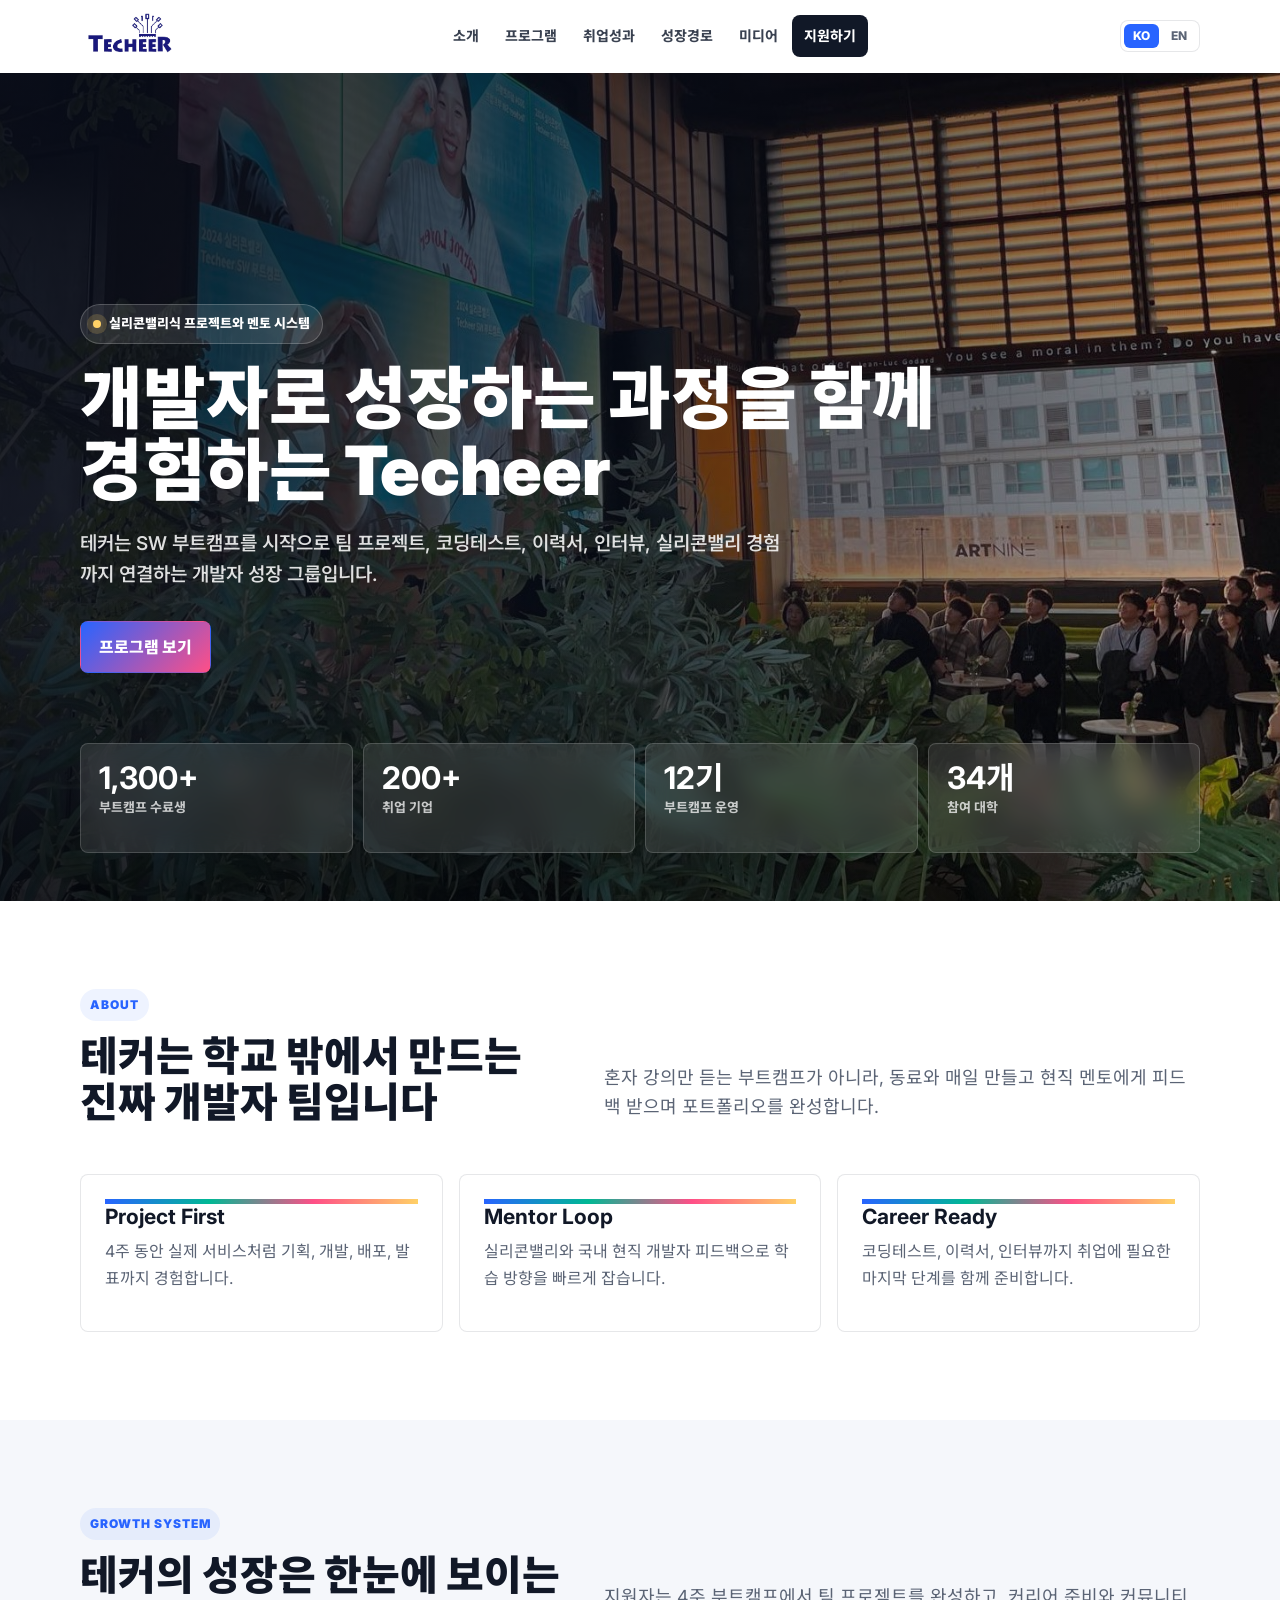
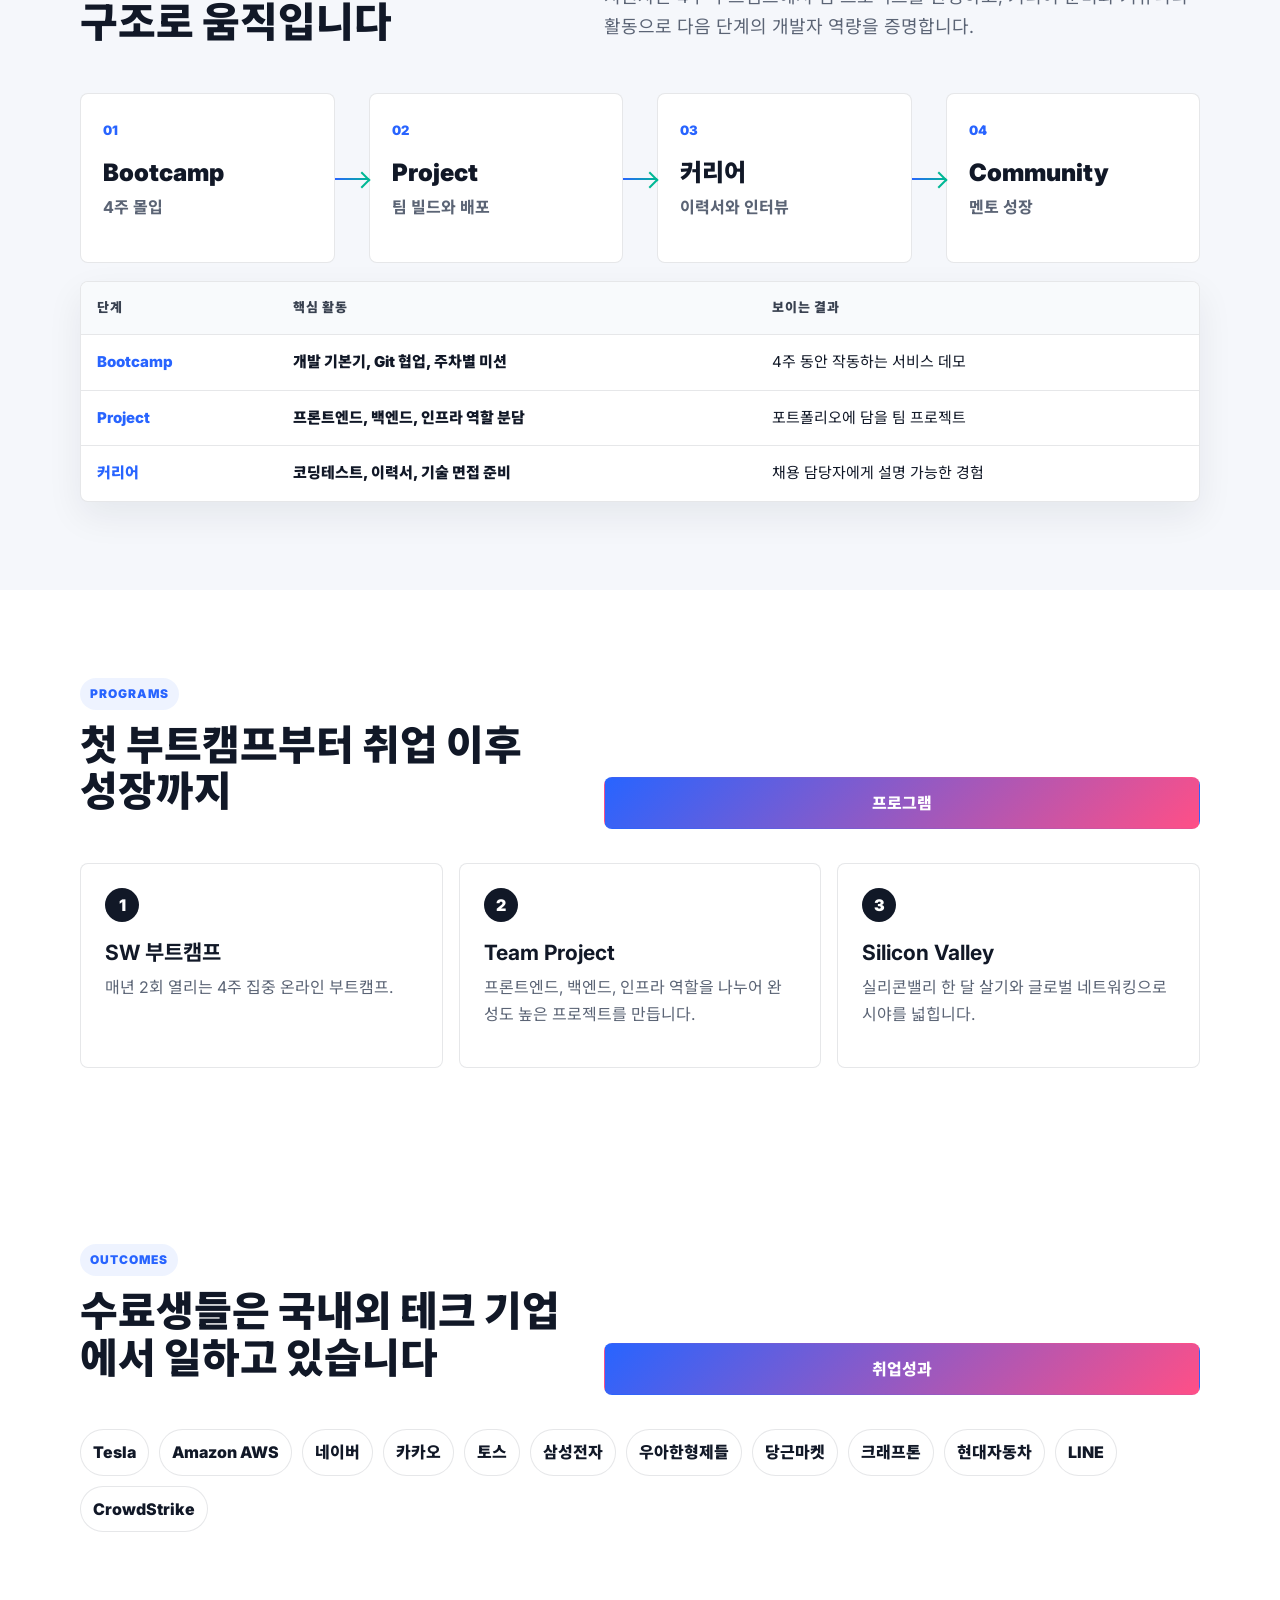
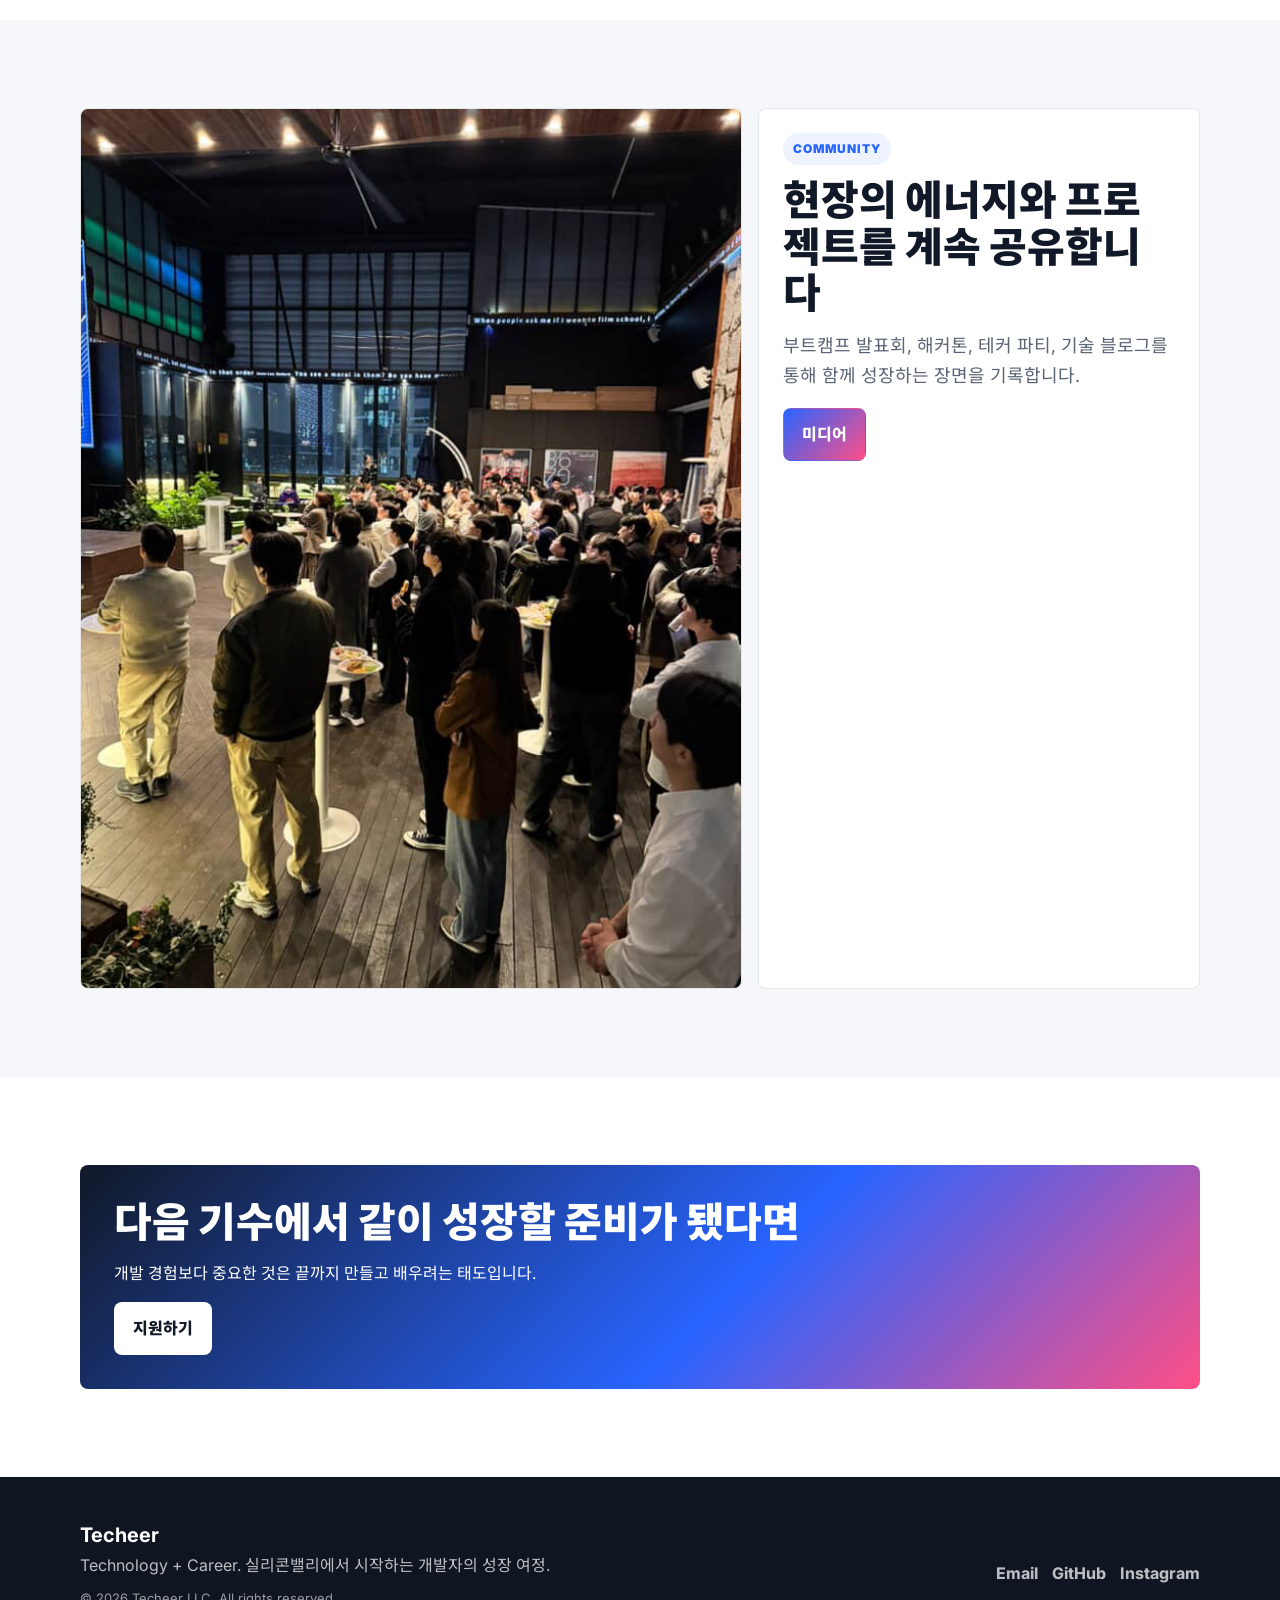
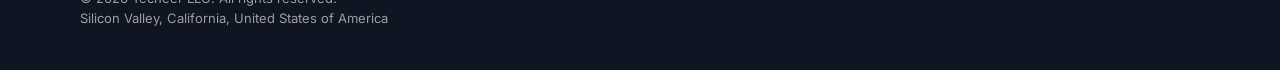
<file: index.html>
<!doctype html>
<html lang="ko">
<head>
  <meta charset="utf-8">
  <meta name="viewport" content="width=device-width, initial-scale=1">
  <title>Techeer | 실리콘밸리 성장 코딩스쿨</title>
  <meta name="description" content="실리콘밸리식 프로젝트와 멘토 시스템으로 운영되는 개발자 성장 코딩스쿨 Techeer">
  <link rel="preconnect" href="https://fonts.googleapis.com">
  <link rel="preconnect" href="https://fonts.gstatic.com" crossorigin>
  <link href="https://fonts.googleapis.com/css2?family=Inter:wght@400;550;700;800;900&amp;family=Noto+Sans+KR:wght@400;500;700;800;900&amp;display=swap" rel="stylesheet">
  <link rel="stylesheet" href="styles.css">
  <script src="site.js" defer></script>
</head>
<body>
  <header class="site-header">
    <nav class="nav container" aria-label="Main navigation">
      <a class="brand" href="index.html"><img src="assets/techeer-logo.png" alt="Techeer"></a>
      <div class="nav-links" data-nav-links>
        <a class="nav-link" data-page="about" href="about.html" data-i18n="nav.about">소개</a>
        <a class="nav-link" data-page="programs" href="programs.html" data-i18n="nav.programs">프로그램</a>
        <a class="nav-link" data-page="results" href="results.html" data-i18n="nav.results">취업성과</a>
        <a class="nav-link" data-page="path" href="path.html" data-i18n="nav.path">성장경로</a>
        <a class="nav-link" data-page="media" href="media.html" data-i18n="nav.media">미디어</a>
        <a class="nav-link cta" data-page="apply" href="apply.html" data-i18n="nav.apply">지원하기</a>
      </div>
      <div class="nav-tools">
        <div class="lang-switch" aria-label="Language">
          <button type="button" data-lang="ko">KO</button>
          <button type="button" data-lang="en">EN</button>
        </div>
        <button class="menu-button" type="button" data-menu-button aria-label="Open menu">≡</button>
      </div>
    </nav>
  </header>

  <main>
    <section class="hero">
      <div class="hero-inner container">
        <p class="eyebrow"><span class="dot"></span><span data-i18n="hero.badge">실리콘밸리식 프로젝트와 멘토 시스템</span></p>
        <h1 data-i18n="hero.title">개발자로 성장하는 과정을 함께 경험하는 Techeer</h1>
        <p class="hero-copy" data-i18n="hero.copy">테커는 SW 부트캠프를 시작으로 팀 프로젝트, 코딩테스트, 이력서, 인터뷰, 실리콘밸리 경험까지 연결하는 개발자 성장 그룹입니다.</p>
        <div class="actions">
          <a class="button primary" href="programs.html" data-i18n="hero.secondary">프로그램 보기</a>
        </div>
        <div class="hero-strip" data-animate>
          <div class="stat"><strong>1,300+</strong><span data-i18n="stats.students">부트캠프 수료생</span></div>
          <div class="stat"><strong>200+</strong><span data-i18n="stats.companies">취업 기업</span></div>
          <div class="stat"><strong>12기</strong><span data-i18n="stats.cohorts">부트캠프 운영 (2020년~)</span></div>
          <div class="stat"><strong>34개</strong><span data-i18n="stats.schools">참여 대학</span></div>
        </div>
      </div>
    </section>

    <section class="section">
      <div class="container section-head" data-animate>
        <div>
          <span class="tag">About</span>
          <h2 data-i18n="home.about.title">테커는 학교 밖에서 만드는 진짜 개발자 팀입니다</h2>
        </div>
        <p class="lead" data-i18n="home.about.copy">혼자 강의만 듣는 부트캠프가 아니라, 동료와 매일 만들고 현직 멘토에게 피드백 받으며 포트폴리오를 완성합니다.</p>
      </div>
      <div class="container grid three">
        <article class="card pad" data-animate><div class="accent"></div><h3>Project First</h3><p>4주 동안 실제 서비스처럼 기획, 개발, 배포, 발표까지 경험합니다.</p></article>
        <article class="card pad" data-animate><div class="accent"></div><h3>Mentor Loop</h3><p>실리콘밸리와 국내 현직 개발자 피드백으로 학습 방향을 빠르게 잡습니다.</p></article>
        <article class="card pad" data-animate><div class="accent"></div><h3>Career Ready</h3><p>코딩테스트, 이력서, 인터뷰까지 취업에 필요한 마지막 단계를 함께 준비합니다.</p></article>
      </div>
    </section>

    <section class="section soft">
      <div class="container section-head" data-animate>
        <div>
          <span class="tag">Growth System</span>
          <h2>테커의 성장은 한눈에 보이는 구조로 움직입니다</h2>
        </div>
        <p class="lead">지원자는 4주 부트캠프에서 팀 프로젝트를 완성하고, 커리어 준비와 커뮤니티 활동으로 다음 단계의 개발자 역량을 증명합니다.</p>
      </div>
      <div class="container growth-visual" data-animate>
        <div class="growth-diagram" aria-label="Techeer growth flow">
          <div class="growth-step"><span>01</span><strong>Bootcamp</strong><em>4주 몰입</em></div>
          <div class="growth-connector"></div>
          <div class="growth-step"><span>02</span><strong>Project</strong><em>팀 빌드와 배포</em></div>
          <div class="growth-connector"></div>
          <div class="growth-step"><span>03</span><strong>Career</strong><em>이력서와 인터뷰</em></div>
          <div class="growth-connector"></div>
          <div class="growth-step"><span>04</span><strong>Community</strong><em>멘토 성장</em></div>
        </div>
        <div class="table-wrap growth-table-wrap">
          <table class="placement-table growth-table">
            <thead>
              <tr>
                <th>단계</th>
                <th>핵심 활동</th>
                <th>보이는 결과</th>
              </tr>
            </thead>
            <tbody>
              <tr>
                <td>Bootcamp</td>
                <td>개발 기본기, Git 협업, 주차별 미션</td>
                <td>4주 동안 작동하는 서비스 데모</td>
              </tr>
              <tr>
                <td>Project</td>
                <td>프론트엔드, 백엔드, 인프라 역할 분담</td>
                <td>포트폴리오에 담을 팀 프로젝트</td>
              </tr>
              <tr>
                <td>Career</td>
                <td>코딩테스트, 이력서, 기술 면접 준비</td>
                <td>채용 담당자에게 설명 가능한 경험</td>
              </tr>
            </tbody>
          </table>
        </div>
      </div>
    </section>

    <section class="section">
      <div class="container section-head" data-animate>
        <div><span class="tag">Programs</span><h2 data-i18n="home.programs.title">첫 부트캠프부터 취업 이후 성장까지</h2></div>
        <a class="button primary" href="programs.html" data-i18n="nav.programs">프로그램</a>
      </div>
      <div class="container grid three">
        <article class="card pad program-card" data-animate><span class="num">1</span><h3>SW Bootcamp</h3><p>매년 2회 열리는 4주 집중 온라인 부트캠프.</p></article>
        <article class="card pad program-card" data-animate><span class="num">2</span><h3>Team Project</h3><p>프론트엔드, 백엔드, 인프라 역할을 나누어 완성도 높은 프로젝트를 만듭니다.</p></article>
        <article class="card pad program-card" data-animate><span class="num">3</span><h3>Silicon Valley</h3><p>실리콘밸리 한 달 살기와 글로벌 네트워킹으로 시야를 넓힙니다.</p></article>
      </div>
    </section>

    <section class="section">
      <div class="container section-head" data-animate>
        <div><span class="tag">Outcomes</span><h2 data-i18n="home.results.title">수료생들은 국내외 테크 기업에서 일하고 있습니다</h2></div>
        <a class="button primary" href="results.html" data-i18n="nav.results">취업성과</a>
      </div>
      <div class="container company-cloud" data-animate>
        <span>Tesla</span><span>Amazon AWS</span><span>네이버</span><span>카카오</span><span>토스</span><span>삼성전자</span><span>우아한형제들</span><span>당근마켓</span><span>크래프톤</span><span>현대자동차</span><span>LINE</span><span>CrowdStrike</span>
      </div>
    </section>

    <section class="section soft">
      <div class="container media-grid" data-animate>
        <div class="card"><img class="feature-image" src="assets/events/party-2025-wide.png" alt="Techeer party"></div>
        <div class="card pad">
          <span class="tag">Community</span>
          <h2 data-i18n="home.media.title">현장의 에너지와 프로젝트를 계속 공유합니다</h2>
          <p class="lead">부트캠프 발표회, 해커톤, 테커 파티, 기술 블로그를 통해 함께 성장하는 장면을 기록합니다.</p>
          <a class="button primary" href="media.html" data-i18n="nav.media">미디어</a>
        </div>
      </div>
    </section>

    <section class="section">
      <div class="container apply-panel" data-animate>
        <h2 data-i18n="cta.title">다음 기수에서 같이 성장할 준비가 됐다면</h2>
        <p data-i18n="cta.copy">개발 경험보다 중요한 것은 끝까지 만들고 배우려는 태도입니다.</p>
        <a class="button light" href="apply.html" data-i18n="cta.button">지원하기</a>
      </div>
    </section>
  </main>

  <footer class="footer">
    <div class="container footer-inner">
      <div><strong>Techeer</strong><span data-i18n="footer.copy">Technology + Career. 실리콘밸리에서 시작하는 개발자의 성장 여정.</span><p class="footer-meta">© 2026 Techeer LLC. All rights reserved.<br>Silicon Valley, California, United States of America</p></div>
      <div class="footer-links"><a href="mailto:techeer@techeer.net">Email</a><a href="https://github.com/techeer-sv">GitHub</a><a href="https://www.instagram.com/techeer_in_sv/">Instagram</a></div>
    </div>
  </footer>
</body>
</html>
</file>
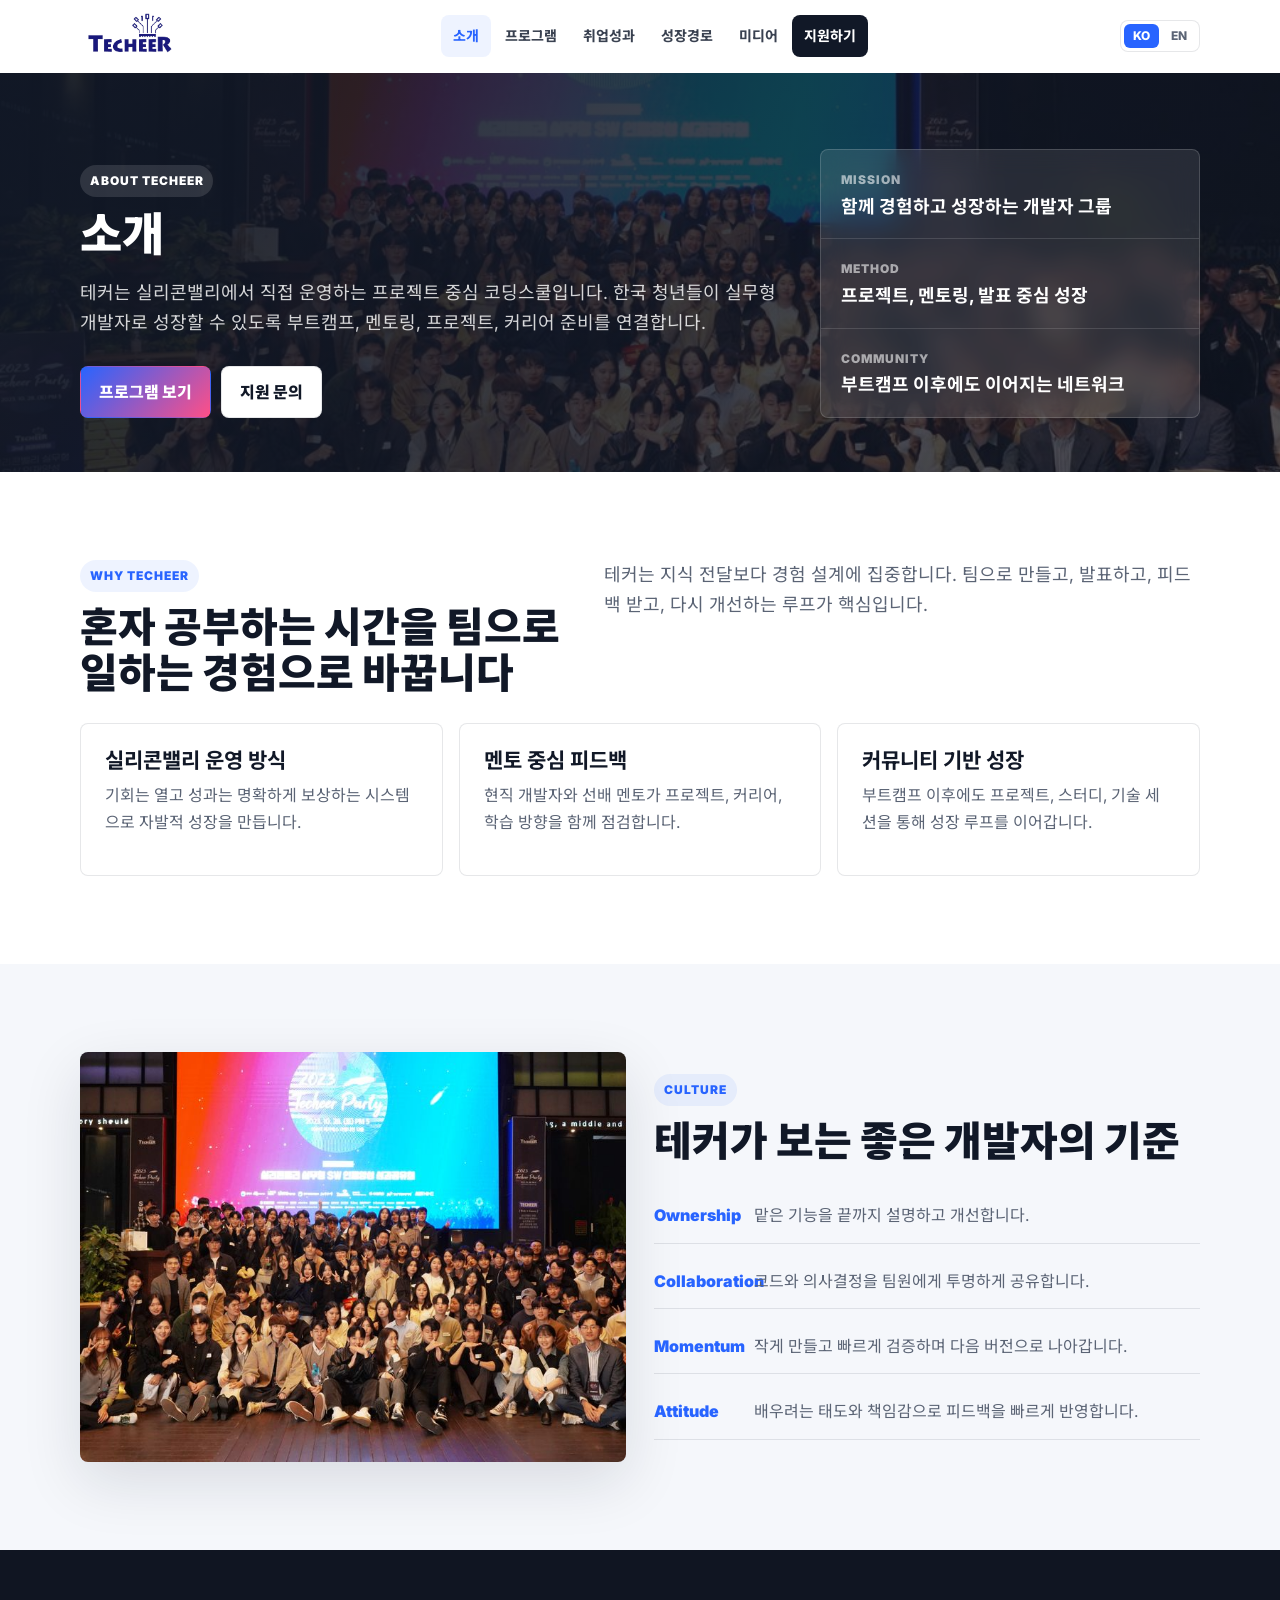
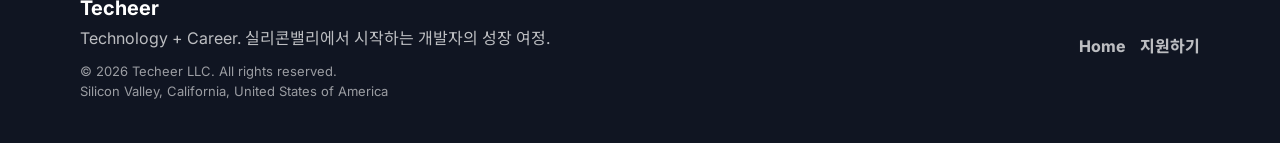
<file: about.html>
<!doctype html>
<html lang="ko">
<head>
  <meta charset="utf-8"><meta name="viewport" content="width=device-width, initial-scale=1">
  <title>소개 | Techeer</title>
  <link rel="preconnect" href="https://fonts.googleapis.com"><link rel="preconnect" href="https://fonts.gstatic.com" crossorigin>
  <link href="https://fonts.googleapis.com/css2?family=Inter:wght@400;550;700;800;900&amp;family=Noto+Sans+KR:wght@400;500;700;800;900&amp;display=swap" rel="stylesheet">
  <link rel="stylesheet" href="styles.css"><script src="site.js" defer></script>
</head>
<body>
  <header class="site-header"><nav class="nav container"><a class="brand" href="index.html"><img src="assets/techeer-logo.png" alt="Techeer"></a><div class="nav-links" data-nav-links><a class="nav-link" data-page="about" href="about.html" data-i18n="nav.about">소개</a><a class="nav-link" data-page="programs" href="programs.html" data-i18n="nav.programs">프로그램</a><a class="nav-link" data-page="results" href="results.html" data-i18n="nav.results">취업성과</a><a class="nav-link" data-page="path" href="path.html" data-i18n="nav.path">성장경로</a><a class="nav-link" data-page="media" href="media.html" data-i18n="nav.media">미디어</a><a class="nav-link cta" data-page="apply" href="apply.html" data-i18n="nav.apply">지원하기</a></div><div class="nav-tools"><div class="lang-switch"><button type="button" data-lang="ko">KO</button><button type="button" data-lang="en">EN</button></div><button class="menu-button" type="button" data-menu-button>≡</button></div></nav></header>
  <main>
    <section class="program-hero hero-about">
      <div class="container program-hero-grid">
        <div>
          <span class="tag">About Techeer</span>
          <h1 data-i18n="about.title">소개</h1>
          <p class="lead" data-i18n="about.copy">테커는 실리콘밸리에서 직접 운영하는 프로젝트 중심 코딩스쿨입니다. 한국 청년들이 실무형 개발자로 성장할 수 있도록 부트캠프, 멘토링, 프로젝트, 커리어 준비를 연결합니다.</p>
          <div class="program-hero-actions">
            <a class="button primary" href="programs.html">프로그램 보기</a>
            <a class="button ghost-dark" href="apply.html">지원 문의</a>
          </div>
        </div>
        <aside class="program-summary-card">
          <div><span>Mission</span><strong>함께 경험하고 성장하는 개발자 그룹</strong></div>
          <div><span>Method</span><strong>프로젝트, 멘토링, 발표 중심 성장</strong></div>
          <div><span>Community</span><strong>부트캠프 이후에도 이어지는 네트워크</strong></div>
        </aside>
      </div>
    </section>
    <section class="section">
      <div class="container program-intro">
        <div><span class="tag">Why Techeer</span><h2>혼자 공부하는 시간을 팀으로 일하는 경험으로 바꿉니다</h2></div>
        <p class="lead">테커는 지식 전달보다 경험 설계에 집중합니다. 팀으로 만들고, 발표하고, 피드백 받고, 다시 개선하는 루프가 핵심입니다.</p>
      </div>
      <div class="container grid three">
        <article class="card pad"><h3>실리콘밸리 운영 방식</h3><p>기회는 열고 성과는 명확하게 보상하는 시스템으로 자발적 성장을 만듭니다.</p></article>
        <article class="card pad"><h3>멘토 중심 피드백</h3><p>현직 개발자와 선배 멘토가 프로젝트, 커리어, 학습 방향을 함께 점검합니다.</p></article>
        <article class="card pad"><h3>커뮤니티 기반 성장</h3><p>부트캠프 이후에도 프로젝트, 스터디, 기술 세션을 통해 성장 루프를 이어갑니다.</p></article>
      </div>
    </section>
    <section class="section soft">
      <div class="container split">
        <div class="image-panel"><img src="assets/events/party-group.jpg" alt="Techeer community"></div>
        <div>
          <span class="tag">Culture</span>
          <h2>테커가 보는 좋은 개발자의 기준</h2>
          <div class="check-list">
            <div><strong>Ownership</strong><span>맡은 기능을 끝까지 설명하고 개선합니다.</span></div>
            <div><strong>Collaboration</strong><span>코드와 의사결정을 팀원에게 투명하게 공유합니다.</span></div>
            <div><strong>Momentum</strong><span>작게 만들고 빠르게 검증하며 다음 버전으로 나아갑니다.</span></div>
            <div><strong>Attitude</strong><span>배우려는 태도와 책임감으로 피드백을 빠르게 반영합니다.</span></div>
          </div>
        </div>
      </div>
    </section>
  </main>
  <footer class="footer"><div class="container footer-inner"><div><strong>Techeer</strong><span data-i18n="footer.copy">Technology + Career. 실리콘밸리에서 시작하는 개발자의 성장 여정.</span><p class="footer-meta">© 2026 Techeer LLC. All rights reserved.<br>Silicon Valley, California, United States of America</p></div><div class="footer-links"><a href="index.html">Home</a><a href="apply.html" data-i18n="nav.apply">지원하기</a></div></div></footer>
</body>
</html>
</file>
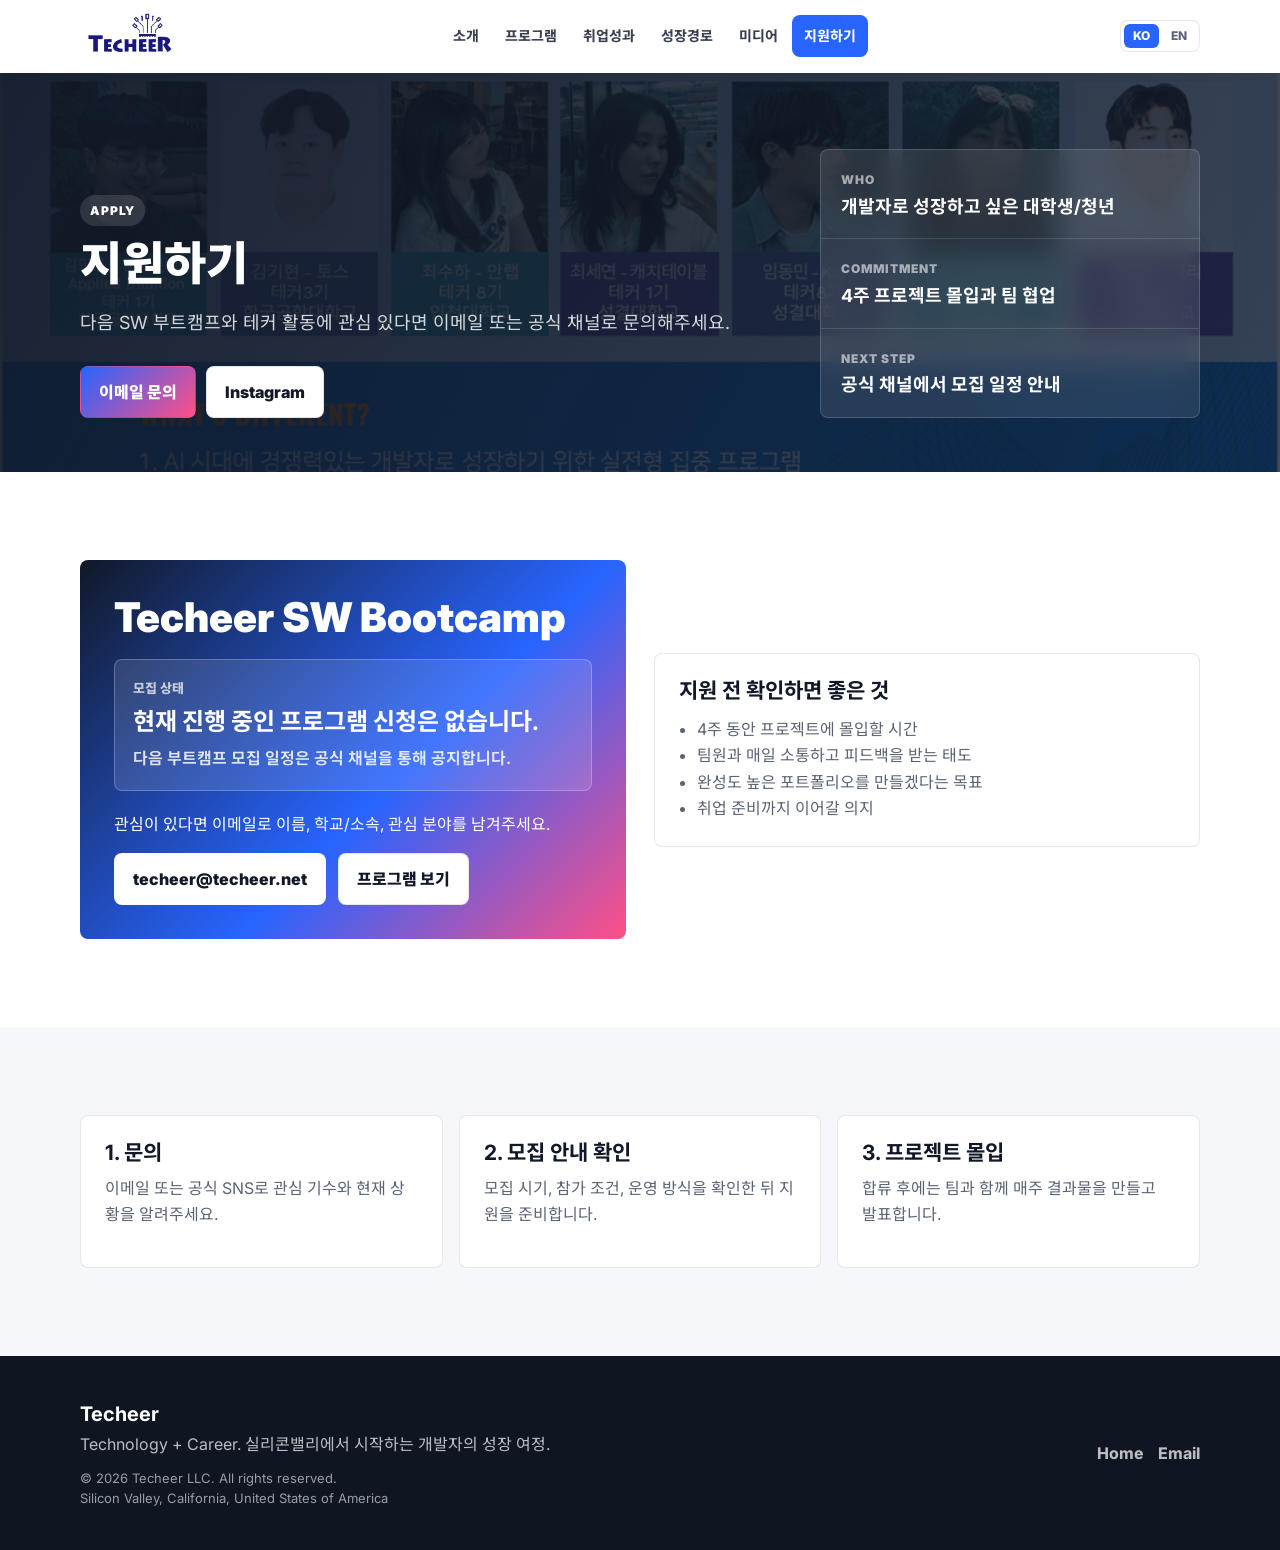
<file: apply.html>
<!doctype html>
<html lang="ko">
<head>
  <meta charset="utf-8"><meta name="viewport" content="width=device-width, initial-scale=1">
  <title>지원하기 | Techeer</title>
  <link rel="preconnect" href="https://fonts.googleapis.com"><link rel="preconnect" href="https://fonts.gstatic.com" crossorigin>
  <link href="https://fonts.googleapis.com/css2?family=Inter:wght@400;550;700;800;900&amp;family=Noto+Sans+KR:wght@400;500;700;800;900&amp;display=swap" rel="stylesheet">
  <link rel="stylesheet" href="styles.css"><script src="site.js" defer></script>
</head>
<body>
  <header class="site-header"><nav class="nav container"><a class="brand" href="index.html"><img src="assets/techeer-logo.png" alt="Techeer"></a><div class="nav-links" data-nav-links><a class="nav-link" data-page="about" href="about.html" data-i18n="nav.about">소개</a><a class="nav-link" data-page="programs" href="programs.html" data-i18n="nav.programs">프로그램</a><a class="nav-link" data-page="results" href="results.html" data-i18n="nav.results">취업성과</a><a class="nav-link" data-page="path" href="path.html" data-i18n="nav.path">성장경로</a><a class="nav-link" data-page="media" href="media.html" data-i18n="nav.media">미디어</a><a class="nav-link cta" data-page="apply" href="apply.html" data-i18n="nav.apply">지원하기</a></div><div class="nav-tools"><div class="lang-switch"><button type="button" data-lang="ko">KO</button><button type="button" data-lang="en">EN</button></div><button class="menu-button" type="button" data-menu-button>≡</button></div></nav></header>
  <main>
    <section class="program-hero hero-apply">
      <div class="container program-hero-grid">
        <div>
          <span class="tag">Apply</span>
          <h1 data-i18n="apply.title">지원하기</h1>
          <p class="lead" data-i18n="apply.copy">다음 SW 부트캠프와 테커 활동에 관심 있다면 이메일 또는 공식 채널로 문의해주세요.</p>
          <div class="program-hero-actions"><a class="button primary" href="mailto:techeer@techeer.net">이메일 문의</a><a class="button ghost-dark" href="https://www.instagram.com/techeer_in_sv/">Instagram</a></div>
        </div>
        <aside class="program-summary-card">
          <div><span>Who</span><strong>개발자로 성장하고 싶은 대학생/청년</strong></div>
          <div><span>Commitment</span><strong>4주 프로젝트 몰입과 팀 협업</strong></div>
          <div><span>Next Step</span><strong>공식 채널에서 모집 일정 안내</strong></div>
        </aside>
      </div>
    </section>
    <section class="section"><div class="container split"><div class="apply-panel"><h2>Techeer SW Bootcamp</h2><div class="apply-status"><span>모집 상태</span><strong>현재 진행 중인 프로그램 신청은 없습니다.</strong><p>다음 부트캠프 모집 일정은 공식 채널을 통해 공지합니다.</p></div><p>관심이 있다면 이메일로 이름, 학교/소속, 관심 분야를 남겨주세요.</p><div class="actions"><a class="button light" href="mailto:techeer@techeer.net">techeer@techeer.net</a><a class="button ghost-dark" href="programs.html">프로그램 보기</a></div></div><div class="card pad"><h3>지원 전 확인하면 좋은 것</h3><ul><li>4주 동안 프로젝트에 몰입할 시간</li><li>팀원과 매일 소통하고 피드백을 받는 태도</li><li>완성도 높은 포트폴리오를 만들겠다는 목표</li><li>취업 준비까지 이어갈 의지</li></ul></div></div></section>
    <section class="section soft"><div class="container grid three"><article class="card pad"><h3>1. 문의</h3><p>이메일 또는 공식 SNS로 관심 기수와 현재 상황을 알려주세요.</p></article><article class="card pad"><h3>2. 모집 안내 확인</h3><p>모집 시기, 참가 조건, 운영 방식을 확인한 뒤 지원을 준비합니다.</p></article><article class="card pad"><h3>3. 프로젝트 몰입</h3><p>합류 후에는 팀과 함께 매주 결과물을 만들고 발표합니다.</p></article></div></section>
  </main>
  <footer class="footer"><div class="container footer-inner"><div><strong>Techeer</strong><span data-i18n="footer.copy">Technology + Career. 실리콘밸리에서 시작하는 개발자의 성장 여정.</span><p class="footer-meta">© 2026 Techeer LLC. All rights reserved.<br>Silicon Valley, California, United States of America</p></div><div class="footer-links"><a href="index.html">Home</a><a href="mailto:techeer@techeer.net">Email</a></div></div></footer>
</body>
</html>
</file>
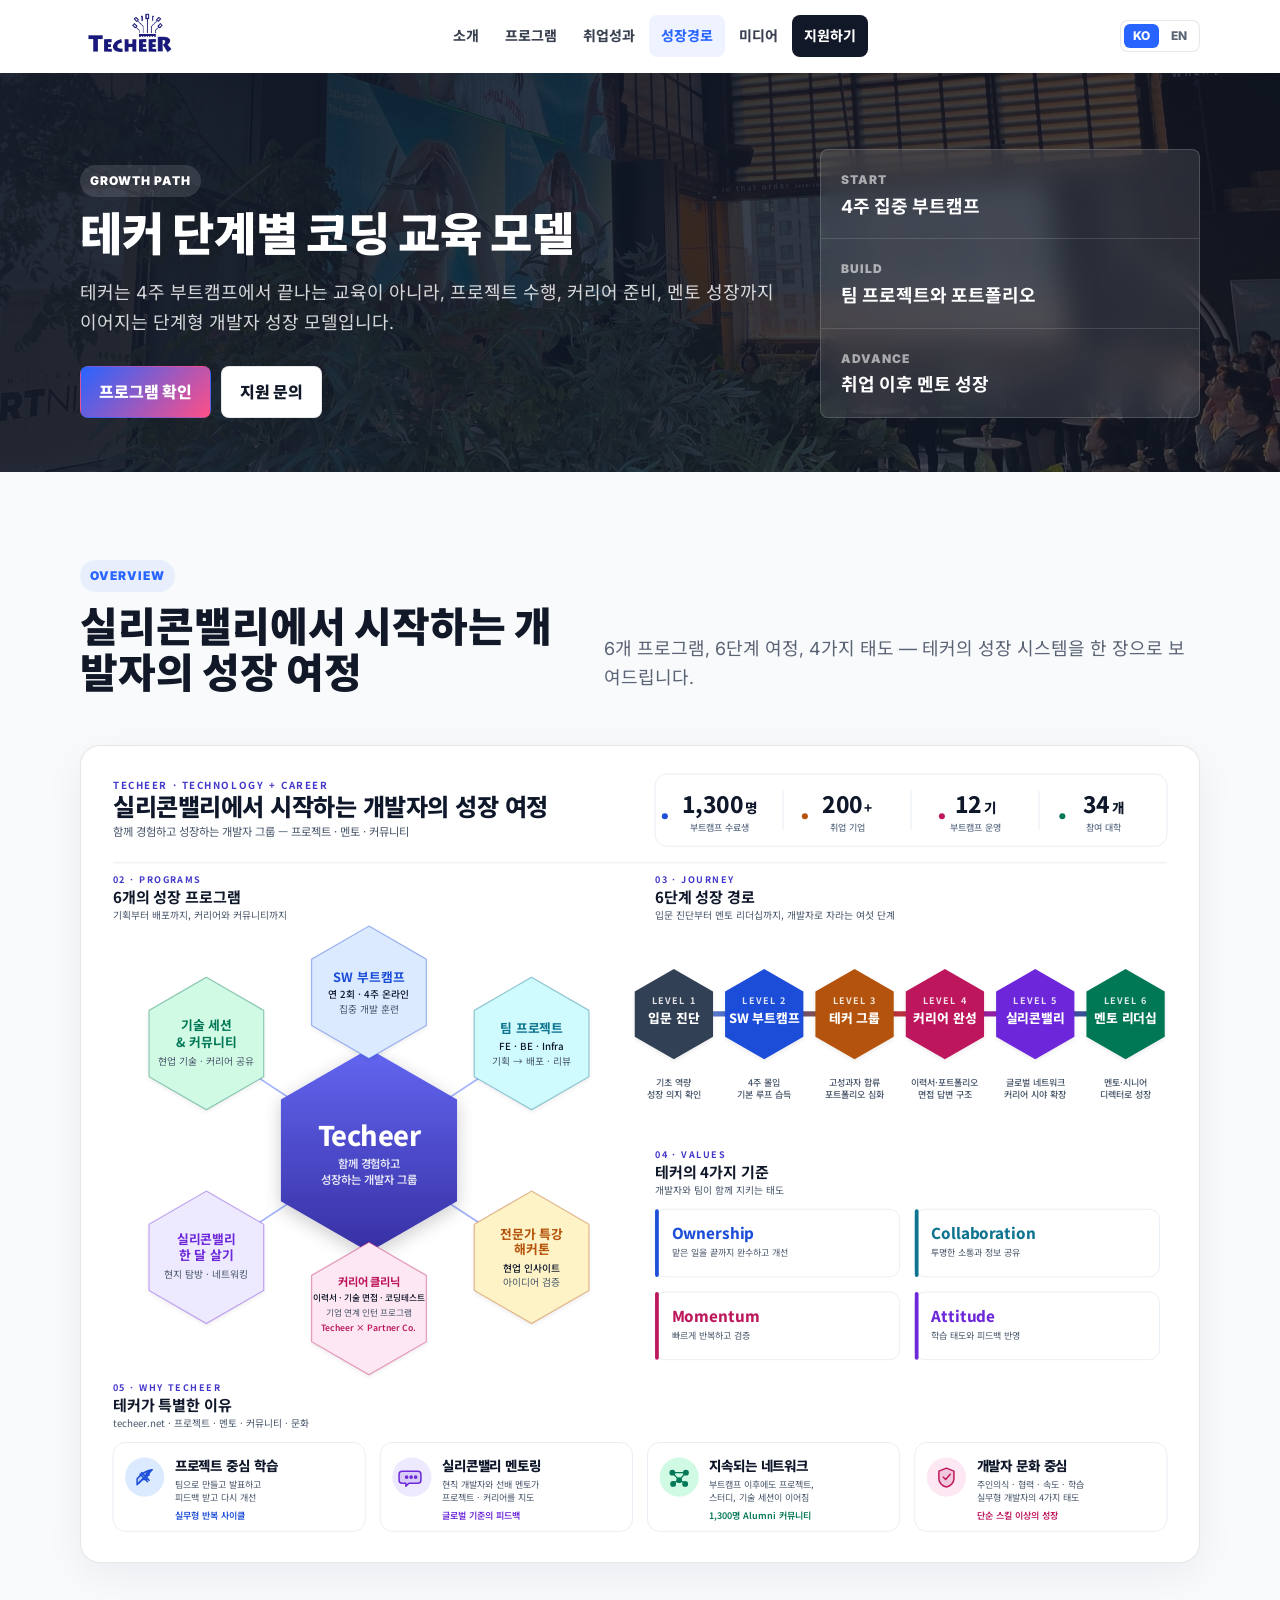
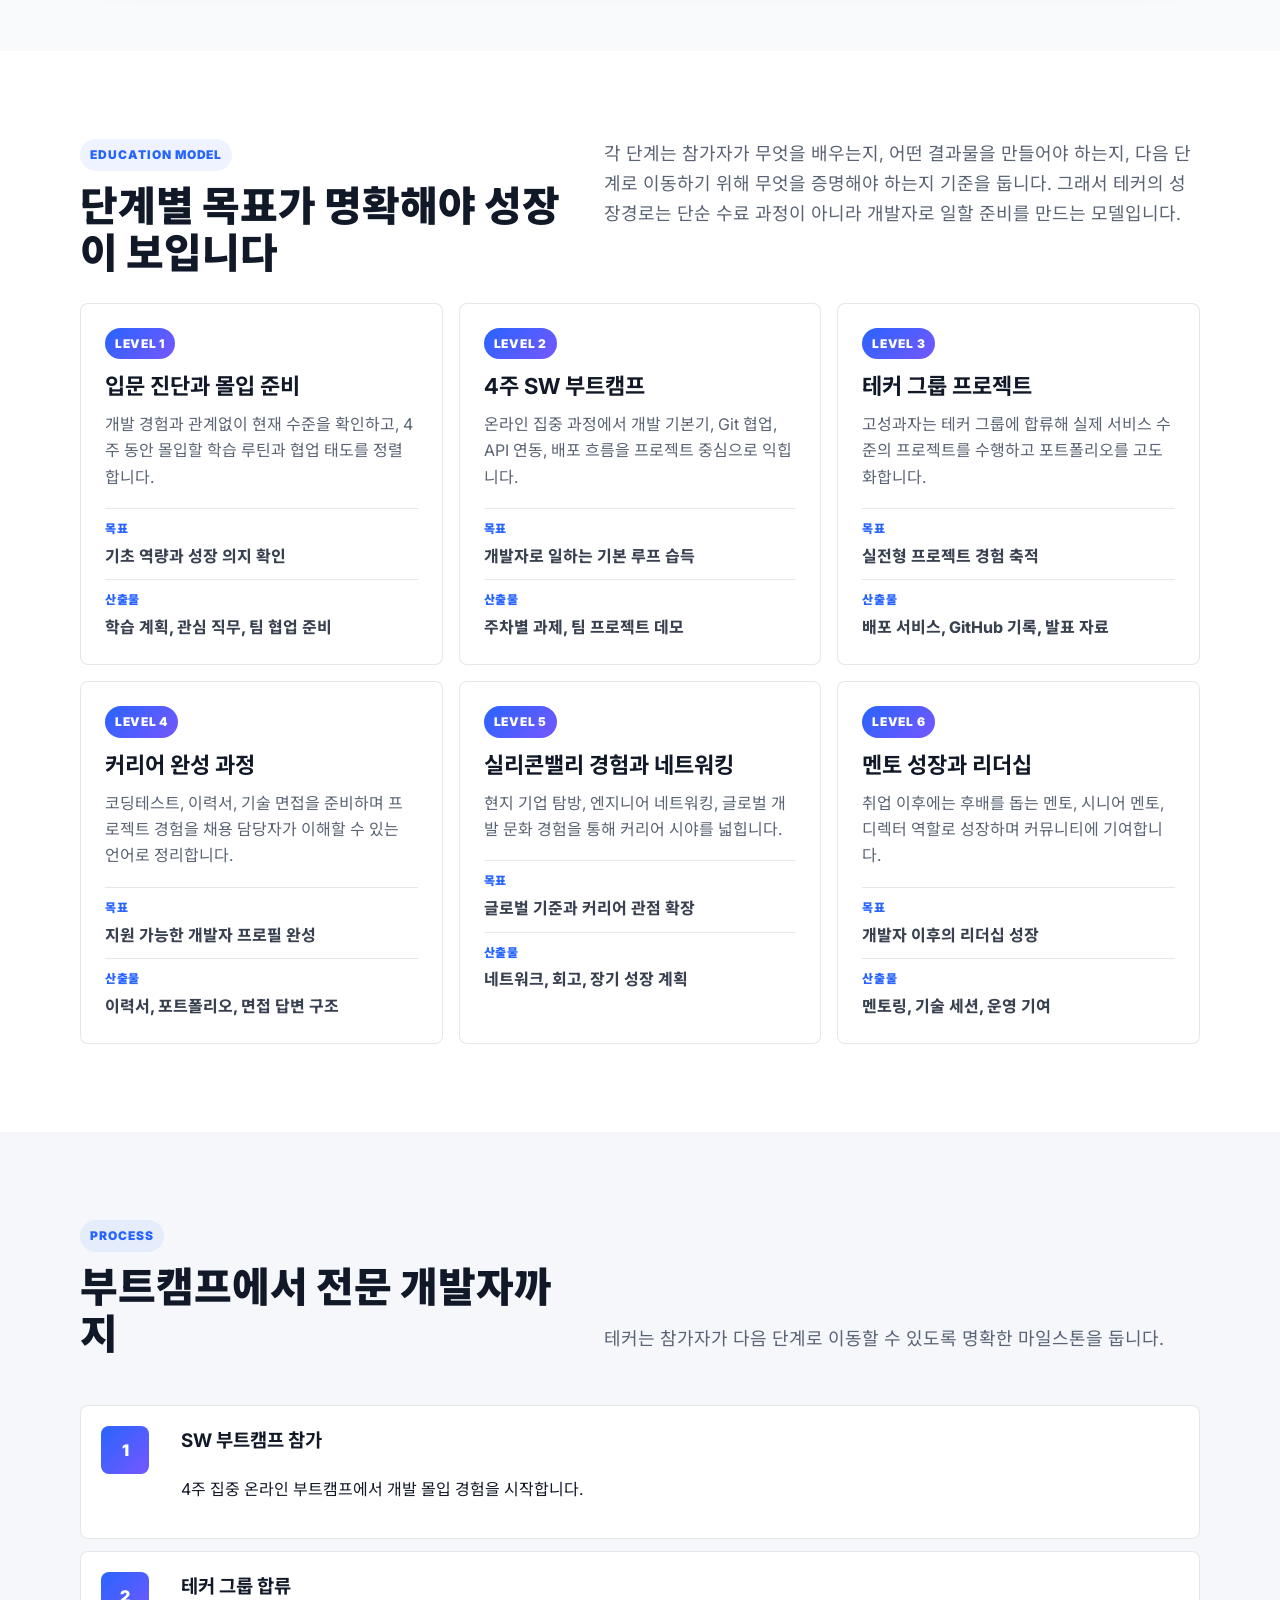
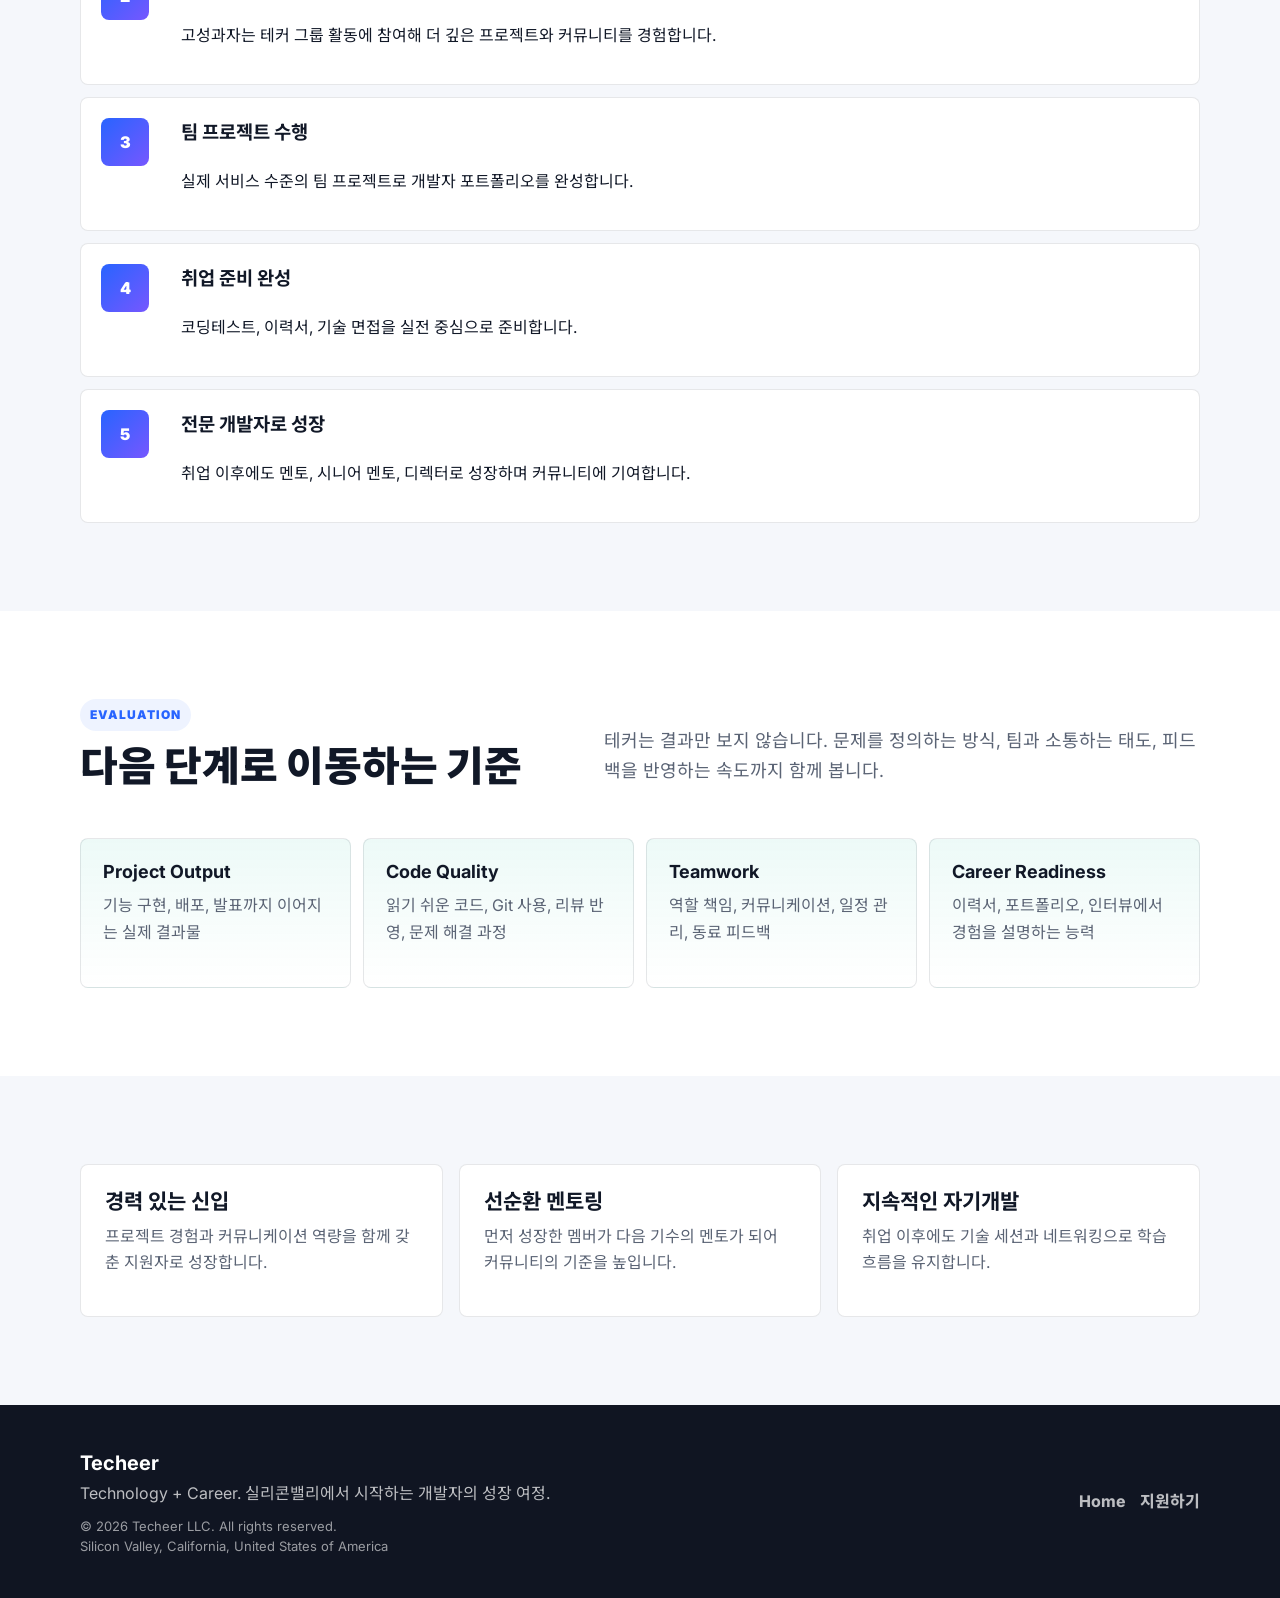
<file: path.html>
<!doctype html>
<html lang="ko">
<head>
  <meta charset="utf-8"><meta name="viewport" content="width=device-width, initial-scale=1">
  <title>성장경로 | Techeer</title>
  <link rel="preconnect" href="https://fonts.googleapis.com"><link rel="preconnect" href="https://fonts.gstatic.com" crossorigin>
  <link href="https://fonts.googleapis.com/css2?family=Inter:wght@400;550;700;800;900&amp;family=Noto+Sans+KR:wght@400;500;700;800;900&amp;display=swap" rel="stylesheet">
  <link rel="stylesheet" href="styles.css"><script src="site.js" defer></script>
</head>
<body>
  <header class="site-header"><nav class="nav container"><a class="brand" href="index.html"><img src="assets/techeer-logo.png" alt="Techeer"></a><div class="nav-links" data-nav-links><a class="nav-link" data-page="about" href="about.html" data-i18n="nav.about">소개</a><a class="nav-link" data-page="programs" href="programs.html" data-i18n="nav.programs">프로그램</a><a class="nav-link" data-page="results" href="results.html" data-i18n="nav.results">취업성과</a><a class="nav-link" data-page="path" href="path.html" data-i18n="nav.path">성장경로</a><a class="nav-link" data-page="media" href="media.html" data-i18n="nav.media">미디어</a><a class="nav-link cta" data-page="apply" href="apply.html" data-i18n="nav.apply">지원하기</a></div><div class="nav-tools"><div class="lang-switch"><button type="button" data-lang="ko">KO</button><button type="button" data-lang="en">EN</button></div><button class="menu-button" type="button" data-menu-button>≡</button></div></nav></header>
  <main>
    <section class="program-hero hero-path">
      <div class="container program-hero-grid">
        <div>
          <span class="tag">Growth Path</span>
          <h1>테커 단계별 코딩 교육 모델</h1>
          <p class="lead">테커는 4주 부트캠프에서 끝나는 교육이 아니라, 프로젝트 수행, 커리어 준비, 멘토 성장까지 이어지는 단계형 개발자 성장 모델입니다.</p>
          <div class="program-hero-actions"><a class="button primary" href="programs.html">프로그램 확인</a><a class="button ghost-dark" href="apply.html">지원 문의</a></div>
        </div>
        <aside class="program-summary-card">
          <div><span>Start</span><strong>4주 집중 부트캠프</strong></div>
          <div><span>Build</span><strong>팀 프로젝트와 포트폴리오</strong></div>
          <div><span>Advance</span><strong>취업 이후 멘토 성장</strong></div>
        </aside>
      </div>
    </section>
    <section class="section growth-overview">
      <div class="container section-head">
        <div><span class="tag">Overview</span><h2>실리콘밸리에서 시작하는 개발자의 성장 여정</h2></div>
        <p class="lead">6개 프로그램, 6단계 여정, 4가지 태도 — 테커의 성장 시스템을 한 장으로 보여드립니다.</p>
      </div>
      <div class="container">
        <figure class="growth-overview-figure" aria-label="테커 성장 시스템 다이어그램">
          <svg viewBox="0 0 1400 1010" preserveAspectRatio="xMidYMid meet" xmlns="http://www.w3.org/2000/svg">
            <defs>
              <symbol id="gd-hex-core" overflow="visible"><polygon points="0,-135 117,-67.5 117,67.5 0,135 -117,67.5 -117,-67.5"/></symbol>
              <symbol id="gd-hex-sat" overflow="visible"><polygon points="0,-88 76.2,-44 76.2,44 0,88 -76.2,44 -76.2,-44"/></symbol>
              <symbol id="gd-hex-lvl" overflow="visible"><polygon points="0,-60 52,-30 52,30 0,60 -52,30 -52,-30"/></symbol>
              <filter id="gd-lift-core" x="-30%" y="-30%" width="160%" height="160%">
                <feGaussianBlur in="SourceAlpha" stdDeviation="12"/><feOffset dy="6"/>
                <feComponentTransfer><feFuncA type="linear" slope="0.20"/></feComponentTransfer>
                <feMerge><feMergeNode/><feMergeNode in="SourceGraphic"/></feMerge>
              </filter>
              <filter id="gd-lift-soft" x="-20%" y="-20%" width="140%" height="140%">
                <feGaussianBlur in="SourceAlpha" stdDeviation="3"/><feOffset dy="2"/>
                <feComponentTransfer><feFuncA type="linear" slope="0.08"/></feComponentTransfer>
                <feMerge><feMergeNode/><feMergeNode in="SourceGraphic"/></feMerge>
              </filter>
              <linearGradient id="gd-core-grad" x1="0" y1="0" x2="0" y2="1">
                <stop offset="0%" stop-color="#6366f1"/><stop offset="100%" stop-color="#3730a3"/>
              </linearGradient>
              <linearGradient id="gd-rail-grad" x1="0" y1="0" x2="1" y2="0">
                <stop offset="0%" stop-color="#94a3b8"/><stop offset="18%" stop-color="#1d4ed8"/>
                <stop offset="38%" stop-color="#b45309"/><stop offset="58%" stop-color="#be185d"/>
                <stop offset="80%" stop-color="#6d28d9"/><stop offset="100%" stop-color="#047857"/>
              </linearGradient>
            </defs>

            <g>
              <text x="0" y="20" class="gd-eyebrow">TECHEER · TECHNOLOGY + CAREER</text>
              <text x="0" y="56" class="gd-h1">실리콘밸리에서 시작하는 개발자의 성장 여정</text>
              <text x="0" y="82" class="gd-h1-sub">함께 경험하고 성장하는 개발자 그룹 — 프로젝트 · 멘토 · 커뮤니티</text>

              <g transform="translate(720,0)">
                <rect x="0" y="0" width="680" height="96" rx="16" fill="#ffffff" stroke="#e2e8f0"/>
                <line x1="170" y1="22" x2="170" y2="74" stroke="#e2e8f0"/>
                <line x1="340" y1="22" x2="340" y2="74" stroke="#e2e8f0"/>
                <line x1="510" y1="22" x2="510" y2="74" stroke="#e2e8f0"/>
                <g transform="translate(85,52)">
                  <circle cx="-72" cy="4" r="4" fill="#1d4ed8"/>
                  <text text-anchor="middle" class="gd-stat-num">1,300<tspan font-size="18" dx="2">명</tspan></text>
                  <text text-anchor="middle" y="24" class="gd-stat-lbl">부트캠프 수료생</text>
                </g>
                <g transform="translate(255,52)">
                  <circle cx="-56" cy="4" r="4" fill="#b45309"/>
                  <text text-anchor="middle" class="gd-stat-num">200<tspan font-size="18" dx="2">+</tspan></text>
                  <text text-anchor="middle" y="24" class="gd-stat-lbl">취업 기업</text>
                </g>
                <g transform="translate(425,52)">
                  <circle cx="-44" cy="4" r="4" fill="#be185d"/>
                  <text text-anchor="middle" class="gd-stat-num">12<tspan font-size="18" dx="2">기</tspan></text>
                  <text text-anchor="middle" y="24" class="gd-stat-lbl">부트캠프 운영</text>
                </g>
                <g transform="translate(595,52)">
                  <circle cx="-54" cy="4" r="4" fill="#047857"/>
                  <text text-anchor="middle" class="gd-stat-num">34<tspan font-size="18" dx="2">개</tspan></text>
                  <text text-anchor="middle" y="24" class="gd-stat-lbl">참여 대학</text>
                </g>
              </g>
            </g>

            <line x1="0" y1="118" x2="1400" y2="118" stroke="#e2e8f0"/>

            <g transform="translate(0,145)">
              <text x="0" y="0" class="gd-section-eye">02 · PROGRAMS</text>
              <text x="0" y="26" class="gd-section-h">6개의 성장 프로그램</text>
              <text x="0" y="48" class="gd-section-s">기획부터 배포까지, 커리어와 커뮤니티까지</text>
            </g>

            <g>
              <g class="gd-link-brand">
                <line x1="340" y1="500" x2="340" y2="290"/>
                <line x1="340" y1="500" x2="556" y2="358"/>
                <line x1="340" y1="500" x2="556" y2="642"/>
                <line x1="340" y1="500" x2="340" y2="710"/>
                <line x1="340" y1="500" x2="124" y2="642"/>
                <line x1="340" y1="500" x2="124" y2="358"/>
              </g>
              <g transform="translate(340,500)" filter="url(#gd-lift-core)">
                <use href="#gd-hex-core" fill="url(#gd-core-grad)"/>
                <text text-anchor="middle" y="-6" class="gd-display">Techeer</text>
                <text text-anchor="middle" y="24" class="gd-display-s">함께 경험하고</text>
                <text text-anchor="middle" y="44" class="gd-display-s">성장하는 개발자 그룹</text>
              </g>
              <g transform="translate(340,290)" filter="url(#gd-lift-soft)">
                <use href="#gd-hex-sat" fill="#dbeafe" stroke="#1d4ed8" stroke-width="1.5" stroke-opacity=".4"/>
                <text text-anchor="middle" y="-14" class="gd-title" fill="#1d4ed8">SW 부트캠프</text>
                <text text-anchor="middle" y="8" class="gd-body-em">연 2회 · 4주 온라인</text>
                <text text-anchor="middle" y="28" class="gd-body">집중 개발 훈련</text>
              </g>
              <g transform="translate(556,358)" filter="url(#gd-lift-soft)">
                <use href="#gd-hex-sat" fill="#cffafe" stroke="#0e7490" stroke-width="1.5" stroke-opacity=".4"/>
                <text text-anchor="middle" y="-14" class="gd-title" fill="#0e7490">팀 프로젝트</text>
                <text text-anchor="middle" y="8" class="gd-body-em">FE · BE · Infra</text>
                <text text-anchor="middle" y="28" class="gd-body">기획 → 배포 · 리뷰</text>
              </g>
              <g transform="translate(556,642)" filter="url(#gd-lift-soft)">
                <use href="#gd-hex-sat" fill="#fef3c7" stroke="#b45309" stroke-width="1.5" stroke-opacity=".4"/>
                <text text-anchor="middle" y="-24" class="gd-title" fill="#b45309">전문가 특강</text>
                <text text-anchor="middle" y="-4" class="gd-title" fill="#b45309">해커톤</text>
                <text text-anchor="middle" y="20" class="gd-body-em">현업 인사이트</text>
                <text text-anchor="middle" y="38" class="gd-body">아이디어 검증</text>
              </g>
              <g transform="translate(340,710)" filter="url(#gd-lift-soft)">
                <use href="#gd-hex-sat" fill="#fce7f3" stroke="#be185d" stroke-width="1.5" stroke-opacity=".4"/>
                <text text-anchor="middle" y="-30" class="gd-title-s" fill="#be185d">커리어 클리닉</text>
                <text text-anchor="middle" y="-10" class="gd-body-s-em">이력서 · 기술 면접 · 코딩테스트</text>
                <text text-anchor="middle" y="10" class="gd-body-s">기업 연계 인턴 프로그램</text>
                <text text-anchor="middle" y="30" class="gd-body-s" style="fill:#be185d; font-weight:600">Techeer × Partner Co.</text>
              </g>
              <g transform="translate(124,642)" filter="url(#gd-lift-soft)">
                <use href="#gd-hex-sat" fill="#ede9fe" stroke="#6d28d9" stroke-width="1.5" stroke-opacity=".4"/>
                <text text-anchor="middle" y="-18" class="gd-title" fill="#6d28d9">실리콘밸리</text>
                <text text-anchor="middle" y="4" class="gd-title" fill="#6d28d9">한 달 살기</text>
                <text text-anchor="middle" y="28" class="gd-body">현지 탐방 · 네트워킹</text>
              </g>
              <g transform="translate(124,358)" filter="url(#gd-lift-soft)">
                <use href="#gd-hex-sat" fill="#d1fae5" stroke="#047857" stroke-width="1.5" stroke-opacity=".4"/>
                <text text-anchor="middle" y="-18" class="gd-title" fill="#047857">기술 세션</text>
                <text text-anchor="middle" y="4" class="gd-title" fill="#047857">&amp; 커뮤니티</text>
                <text text-anchor="middle" y="28" class="gd-body">현업 기술 · 커리어 공유</text>
              </g>
            </g>

            <g transform="translate(720,145)">
              <text x="0" y="0" class="gd-section-eye">03 · JOURNEY</text>
              <text x="0" y="26" class="gd-section-h">6단계 성장 경로</text>
              <text x="0" y="48" class="gd-section-s">입문 진단부터 멘토 리더십까지, 개발자로 자라는 여섯 단계</text>
            </g>

            <g transform="translate(745,245)">
              <rect x="0" y="70" width="600" height="7" rx="3.5" fill="url(#gd-rail-grad)"/>
              <g transform="translate(0,74)" filter="url(#gd-lift-soft)">
                <use href="#gd-hex-lvl" fill="#334155"/>
                <text text-anchor="middle" y="-14" class="gd-lvl-tag">LEVEL 1</text>
                <text text-anchor="middle" y="12" class="gd-lvl-name">입문 진단</text>
              </g>
              <text text-anchor="middle" x="0" y="170" class="gd-lvl-d">기초 역량</text>
              <text text-anchor="middle" x="0" y="186" class="gd-lvl-d">성장 의지 확인</text>

              <g transform="translate(120,74)" filter="url(#gd-lift-soft)">
                <use href="#gd-hex-lvl" fill="#1d4ed8"/>
                <text text-anchor="middle" y="-14" class="gd-lvl-tag">LEVEL 2</text>
                <text text-anchor="middle" y="12" class="gd-lvl-name">SW 부트캠프</text>
              </g>
              <text text-anchor="middle" x="120" y="170" class="gd-lvl-d">4주 몰입</text>
              <text text-anchor="middle" x="120" y="186" class="gd-lvl-d">기본 루프 습득</text>

              <g transform="translate(240,74)" filter="url(#gd-lift-soft)">
                <use href="#gd-hex-lvl" fill="#b45309"/>
                <text text-anchor="middle" y="-14" class="gd-lvl-tag">LEVEL 3</text>
                <text text-anchor="middle" y="12" class="gd-lvl-name">테커 그룹</text>
              </g>
              <text text-anchor="middle" x="240" y="170" class="gd-lvl-d">고성과자 합류</text>
              <text text-anchor="middle" x="240" y="186" class="gd-lvl-d">포트폴리오 심화</text>

              <g transform="translate(360,74)" filter="url(#gd-lift-soft)">
                <use href="#gd-hex-lvl" fill="#be185d"/>
                <text text-anchor="middle" y="-14" class="gd-lvl-tag">LEVEL 4</text>
                <text text-anchor="middle" y="12" class="gd-lvl-name">커리어 완성</text>
              </g>
              <text text-anchor="middle" x="360" y="170" class="gd-lvl-d">이력서·포트폴리오</text>
              <text text-anchor="middle" x="360" y="186" class="gd-lvl-d">면접 답변 구조</text>

              <g transform="translate(480,74)" filter="url(#gd-lift-soft)">
                <use href="#gd-hex-lvl" fill="#6d28d9"/>
                <text text-anchor="middle" y="-14" class="gd-lvl-tag">LEVEL 5</text>
                <text text-anchor="middle" y="12" class="gd-lvl-name">실리콘밸리</text>
              </g>
              <text text-anchor="middle" x="480" y="170" class="gd-lvl-d">글로벌 네트워크</text>
              <text text-anchor="middle" x="480" y="186" class="gd-lvl-d">커리어 시야 확장</text>

              <g transform="translate(600,74)" filter="url(#gd-lift-soft)">
                <use href="#gd-hex-lvl" fill="#047857"/>
                <text text-anchor="middle" y="-14" class="gd-lvl-tag">LEVEL 6</text>
                <text text-anchor="middle" y="12" class="gd-lvl-name">멘토 리더십</text>
              </g>
              <text text-anchor="middle" x="600" y="170" class="gd-lvl-d">멘토·시니어</text>
              <text text-anchor="middle" x="600" y="186" class="gd-lvl-d">디렉터로 성장</text>
            </g>

            <g transform="translate(720,510)">
              <text x="0" y="0" class="gd-section-eye">04 · VALUES</text>
              <text x="0" y="26" class="gd-section-h">테커의 4가지 기준</text>
              <text x="0" y="48" class="gd-section-s">개발자와 팀이 함께 지키는 태도</text>
              <g transform="translate(0,68)">
                <rect x="0" y="0" width="325" height="90" rx="14" fill="#ffffff" stroke="#e2e8f0"/>
                <rect x="0" y="0" width="5" height="90" rx="2.5" fill="#1d4ed8"/>
                <text x="22" y="40" class="gd-value-t" fill="#1d4ed8">Ownership</text>
                <text x="22" y="62" class="gd-value-d">맡은 일을 끝까지 완수하고 개선</text>

                <rect x="345" y="0" width="325" height="90" rx="14" fill="#ffffff" stroke="#e2e8f0"/>
                <rect x="345" y="0" width="5" height="90" rx="2.5" fill="#0e7490"/>
                <text x="367" y="40" class="gd-value-t" fill="#0e7490">Collaboration</text>
                <text x="367" y="62" class="gd-value-d">투명한 소통과 정보 공유</text>

                <rect x="0" y="110" width="325" height="90" rx="14" fill="#ffffff" stroke="#e2e8f0"/>
                <rect x="0" y="110" width="5" height="90" rx="2.5" fill="#be185d"/>
                <text x="22" y="150" class="gd-value-t" fill="#be185d">Momentum</text>
                <text x="22" y="172" class="gd-value-d">빠르게 반복하고 검증</text>

                <rect x="345" y="110" width="325" height="90" rx="14" fill="#ffffff" stroke="#e2e8f0"/>
                <rect x="345" y="110" width="5" height="90" rx="2.5" fill="#6d28d9"/>
                <text x="367" y="150" class="gd-value-t" fill="#6d28d9">Attitude</text>
                <text x="367" y="172" class="gd-value-d">학습 태도와 피드백 반영</text>
              </g>
            </g>

            <g transform="translate(0,820)">
              <text x="0" y="0" class="gd-section-eye">05 · WHY TECHEER</text>
              <text x="0" y="26" class="gd-section-h">테커가 특별한 이유</text>
              <text x="0" y="48" class="gd-section-s">techeer.net · 프로젝트 · 멘토 · 커뮤니티 · 문화</text>
              <g transform="translate(0,68)">
                <g transform="translate(0,0)">
                  <rect x="0" y="0" width="335" height="118" rx="16" fill="#ffffff" stroke="#e2e8f0"/>
                  <circle cx="42" cy="46" r="26" fill="#dbeafe"/>
                  <g transform="translate(42,46)" stroke="#1d4ed8" stroke-width="2" fill="none" stroke-linecap="round" stroke-linejoin="round">
                    <path d="M -8 8 L 8 -8 M -6 -4 L 4 6 M -4 -6 L 6 4"/>
                    <path d="M -10 10 L -3 3 L 3 3 L 3 -3 L 10 -10 C 6 -10 -2 -6 -6 -2 L -10 2 Z" fill="#1d4ed8" fill-opacity=".18"/>
                    <circle cx="4" cy="-4" r="2"/>
                  </g>
                  <text x="82" y="38" class="gd-hi-t">프로젝트 중심 학습</text>
                  <text x="82" y="60" class="gd-hi-d">팀으로 만들고 발표하고</text>
                  <text x="82" y="78" class="gd-hi-d">피드백 받고 다시 개선</text>
                  <text x="82" y="102" class="gd-hi-d" style="fill:#1d4ed8; font-weight:600">실무형 반복 사이클</text>
                </g>
                <g transform="translate(355,0)">
                  <rect x="0" y="0" width="335" height="118" rx="16" fill="#ffffff" stroke="#e2e8f0"/>
                  <circle cx="42" cy="46" r="26" fill="#ede9fe"/>
                  <g transform="translate(42,46)" stroke="#6d28d9" stroke-width="2" fill="none" stroke-linecap="round" stroke-linejoin="round">
                    <path d="M -13 -8 L 8 -8 A 4 4 0 0 1 12 -4 L 12 4 A 4 4 0 0 1 8 8 L -4 8 L -8 12 L -8 8 L -13 8 A 4 4 0 0 1 -17 4 L -17 -4 A 4 4 0 0 1 -13 -8 Z" fill="#6d28d9" fill-opacity=".15"/>
                    <circle cx="-7" cy="0" r="1.4" fill="#6d28d9"/>
                    <circle cx="-1" cy="0" r="1.4" fill="#6d28d9"/>
                    <circle cx="5" cy="0" r="1.4" fill="#6d28d9"/>
                  </g>
                  <text x="82" y="38" class="gd-hi-t">실리콘밸리 멘토링</text>
                  <text x="82" y="60" class="gd-hi-d">현직 개발자와 선배 멘토가</text>
                  <text x="82" y="78" class="gd-hi-d">프로젝트 · 커리어를 지도</text>
                  <text x="82" y="102" class="gd-hi-d" style="fill:#6d28d9; font-weight:600">글로벌 기준의 피드백</text>
                </g>
                <g transform="translate(710,0)">
                  <rect x="0" y="0" width="335" height="118" rx="16" fill="#ffffff" stroke="#e2e8f0"/>
                  <circle cx="42" cy="46" r="26" fill="#d1fae5"/>
                  <g transform="translate(42,46)" stroke="#047857" stroke-width="1.8" fill="#047857" stroke-linecap="round">
                    <line x1="-9" y1="-6" x2="0" y2="4" fill="none"/>
                    <line x1="9" y1="-6" x2="0" y2="4" fill="none"/>
                    <line x1="-9" y1="-6" x2="9" y2="-6" fill="none"/>
                    <line x1="-8" y1="8" x2="0" y2="4" fill="none"/>
                    <line x1="8" y1="8" x2="0" y2="4" fill="none"/>
                    <circle cx="-9" cy="-6" r="3"/>
                    <circle cx="9" cy="-6" r="3"/>
                    <circle cx="0" cy="4" r="3"/>
                    <circle cx="-8" cy="9" r="3"/>
                    <circle cx="8" cy="9" r="3"/>
                  </g>
                  <text x="82" y="38" class="gd-hi-t">지속되는 네트워크</text>
                  <text x="82" y="60" class="gd-hi-d">부트캠프 이후에도 프로젝트,</text>
                  <text x="82" y="78" class="gd-hi-d">스터디, 기술 세션이 이어짐</text>
                  <text x="82" y="102" class="gd-hi-d" style="fill:#047857; font-weight:600">1,300명 Alumni 커뮤니티</text>
                </g>
                <g transform="translate(1065,0)">
                  <rect x="0" y="0" width="335" height="118" rx="16" fill="#ffffff" stroke="#e2e8f0"/>
                  <circle cx="42" cy="46" r="26" fill="#fce7f3"/>
                  <g transform="translate(42,46)" stroke="#be185d" stroke-width="2" fill="none" stroke-linecap="round" stroke-linejoin="round">
                    <path d="M 0 -12 L 10 -8 L 10 2 C 10 8 5 12 0 13 C -5 12 -10 8 -10 2 L -10 -8 Z" fill="#be185d" fill-opacity=".15"/>
                    <path d="M -4 0 L -1 3 L 5 -4"/>
                  </g>
                  <text x="82" y="38" class="gd-hi-t">개발자 문화 중심</text>
                  <text x="82" y="60" class="gd-hi-d">주인의식 · 협력 · 속도 · 학습</text>
                  <text x="82" y="78" class="gd-hi-d">실무형 개발자의 4가지 태도</text>
                  <text x="82" y="102" class="gd-hi-d" style="fill:#be185d; font-weight:600">단순 스킬 이상의 성장</text>
                </g>
              </g>
            </g>
          </svg>
        </figure>
      </div>
    </section>
    <section class="section">
      <div class="container program-intro">
        <div><span class="tag">Education Model</span><h2>단계별 목표가 명확해야 성장이 보입니다</h2></div>
        <p class="lead">각 단계는 참가자가 무엇을 배우는지, 어떤 결과물을 만들어야 하는지, 다음 단계로 이동하기 위해 무엇을 증명해야 하는지 기준을 둡니다. 그래서 테커의 성장경로는 단순 수료 과정이 아니라 개발자로 일할 준비를 만드는 모델입니다.</p>
      </div>
      <div class="container model-grid">
        <article class="model-card">
          <div class="model-kicker">Level 1</div>
          <h3>입문 진단과 몰입 준비</h3>
          <p>개발 경험과 관계없이 현재 수준을 확인하고, 4주 동안 몰입할 학습 루틴과 협업 태도를 정렬합니다.</p>
          <dl><div><dt>목표</dt><dd>기초 역량과 성장 의지 확인</dd></div><div><dt>산출물</dt><dd>학습 계획, 관심 직무, 팀 협업 준비</dd></div></dl>
        </article>
        <article class="model-card">
          <div class="model-kicker">Level 2</div>
          <h3>4주 SW 부트캠프</h3>
          <p>온라인 집중 과정에서 개발 기본기, Git 협업, API 연동, 배포 흐름을 프로젝트 중심으로 익힙니다.</p>
          <dl><div><dt>목표</dt><dd>개발자로 일하는 기본 루프 습득</dd></div><div><dt>산출물</dt><dd>주차별 과제, 팀 프로젝트 데모</dd></div></dl>
        </article>
        <article class="model-card">
          <div class="model-kicker">Level 3</div>
          <h3>테커 그룹 프로젝트</h3>
          <p>고성과자는 테커 그룹에 합류해 실제 서비스 수준의 프로젝트를 수행하고 포트폴리오를 고도화합니다.</p>
          <dl><div><dt>목표</dt><dd>실전형 프로젝트 경험 축적</dd></div><div><dt>산출물</dt><dd>배포 서비스, GitHub 기록, 발표 자료</dd></div></dl>
        </article>
        <article class="model-card">
          <div class="model-kicker">Level 4</div>
          <h3>커리어 완성 과정</h3>
          <p>코딩테스트, 이력서, 기술 면접을 준비하며 프로젝트 경험을 채용 담당자가 이해할 수 있는 언어로 정리합니다.</p>
          <dl><div><dt>목표</dt><dd>지원 가능한 개발자 프로필 완성</dd></div><div><dt>산출물</dt><dd>이력서, 포트폴리오, 면접 답변 구조</dd></div></dl>
        </article>
        <article class="model-card">
          <div class="model-kicker">Level 5</div>
          <h3>실리콘밸리 경험과 네트워킹</h3>
          <p>현지 기업 탐방, 엔지니어 네트워킹, 글로벌 개발 문화 경험을 통해 커리어 시야를 넓힙니다.</p>
          <dl><div><dt>목표</dt><dd>글로벌 기준과 커리어 관점 확장</dd></div><div><dt>산출물</dt><dd>네트워크, 회고, 장기 성장 계획</dd></div></dl>
        </article>
        <article class="model-card">
          <div class="model-kicker">Level 6</div>
          <h3>멘토 성장과 리더십</h3>
          <p>취업 이후에는 후배를 돕는 멘토, 시니어 멘토, 디렉터 역할로 성장하며 커뮤니티에 기여합니다.</p>
          <dl><div><dt>목표</dt><dd>개발자 이후의 리더십 성장</dd></div><div><dt>산출물</dt><dd>멘토링, 기술 세션, 운영 기여</dd></div></dl>
        </article>
      </div>
    </section>
    <section class="section soft">
      <div class="container section-head">
        <div><span class="tag">Process</span><h2>부트캠프에서 전문 개발자까지</h2></div>
        <p class="lead">테커는 참가자가 다음 단계로 이동할 수 있도록 명확한 마일스톤을 둡니다.</p>
      </div>
      <div class="container timeline">
      <article class="step"><div class="step-number">1</div><div><h3>SW 부트캠프 참가</h3><p>4주 집중 온라인 부트캠프에서 개발 몰입 경험을 시작합니다.</p></div></article>
      <article class="step"><div class="step-number">2</div><div><h3>테커 그룹 합류</h3><p>고성과자는 테커 그룹 활동에 참여해 더 깊은 프로젝트와 커뮤니티를 경험합니다.</p></div></article>
      <article class="step"><div class="step-number">3</div><div><h3>팀 프로젝트 수행</h3><p>실제 서비스 수준의 팀 프로젝트로 개발자 포트폴리오를 완성합니다.</p></div></article>
      <article class="step"><div class="step-number">4</div><div><h3>취업 준비 완성</h3><p>코딩테스트, 이력서, 기술 면접을 실전 중심으로 준비합니다.</p></div></article>
      <article class="step"><div class="step-number">5</div><div><h3>전문 개발자로 성장</h3><p>취업 이후에도 멘토, 시니어 멘토, 디렉터로 성장하며 커뮤니티에 기여합니다.</p></div></article>
    </div></section>
    <section class="section">
      <div class="container section-head">
        <div><span class="tag">Evaluation</span><h2>다음 단계로 이동하는 기준</h2></div>
        <p class="lead">테커는 결과만 보지 않습니다. 문제를 정의하는 방식, 팀과 소통하는 태도, 피드백을 반영하는 속도까지 함께 봅니다.</p>
      </div>
      <div class="container criteria-grid">
        <article><strong>Project Output</strong><span>기능 구현, 배포, 발표까지 이어지는 실제 결과물</span></article>
        <article><strong>Code Quality</strong><span>읽기 쉬운 코드, Git 사용, 리뷰 반영, 문제 해결 과정</span></article>
        <article><strong>Teamwork</strong><span>역할 책임, 커뮤니케이션, 일정 관리, 동료 피드백</span></article>
        <article><strong>Career Readiness</strong><span>이력서, 포트폴리오, 인터뷰에서 경험을 설명하는 능력</span></article>
      </div>
    </section>
    <section class="section soft"><div class="container grid three"><article class="card pad"><h3>경력 있는 신입</h3><p>프로젝트 경험과 커뮤니케이션 역량을 함께 갖춘 지원자로 성장합니다.</p></article><article class="card pad"><h3>선순환 멘토링</h3><p>먼저 성장한 멤버가 다음 기수의 멘토가 되어 커뮤니티의 기준을 높입니다.</p></article><article class="card pad"><h3>지속적인 자기개발</h3><p>취업 이후에도 기술 세션과 네트워킹으로 학습 흐름을 유지합니다.</p></article></div></section>
  </main>
  <footer class="footer"><div class="container footer-inner"><div><strong>Techeer</strong><span data-i18n="footer.copy">Technology + Career. 실리콘밸리에서 시작하는 개발자의 성장 여정.</span><p class="footer-meta">© 2026 Techeer LLC. All rights reserved.<br>Silicon Valley, California, United States of America</p></div><div class="footer-links"><a href="index.html">Home</a><a href="apply.html" data-i18n="nav.apply">지원하기</a></div></div></footer>
</body>
</html>
</file>
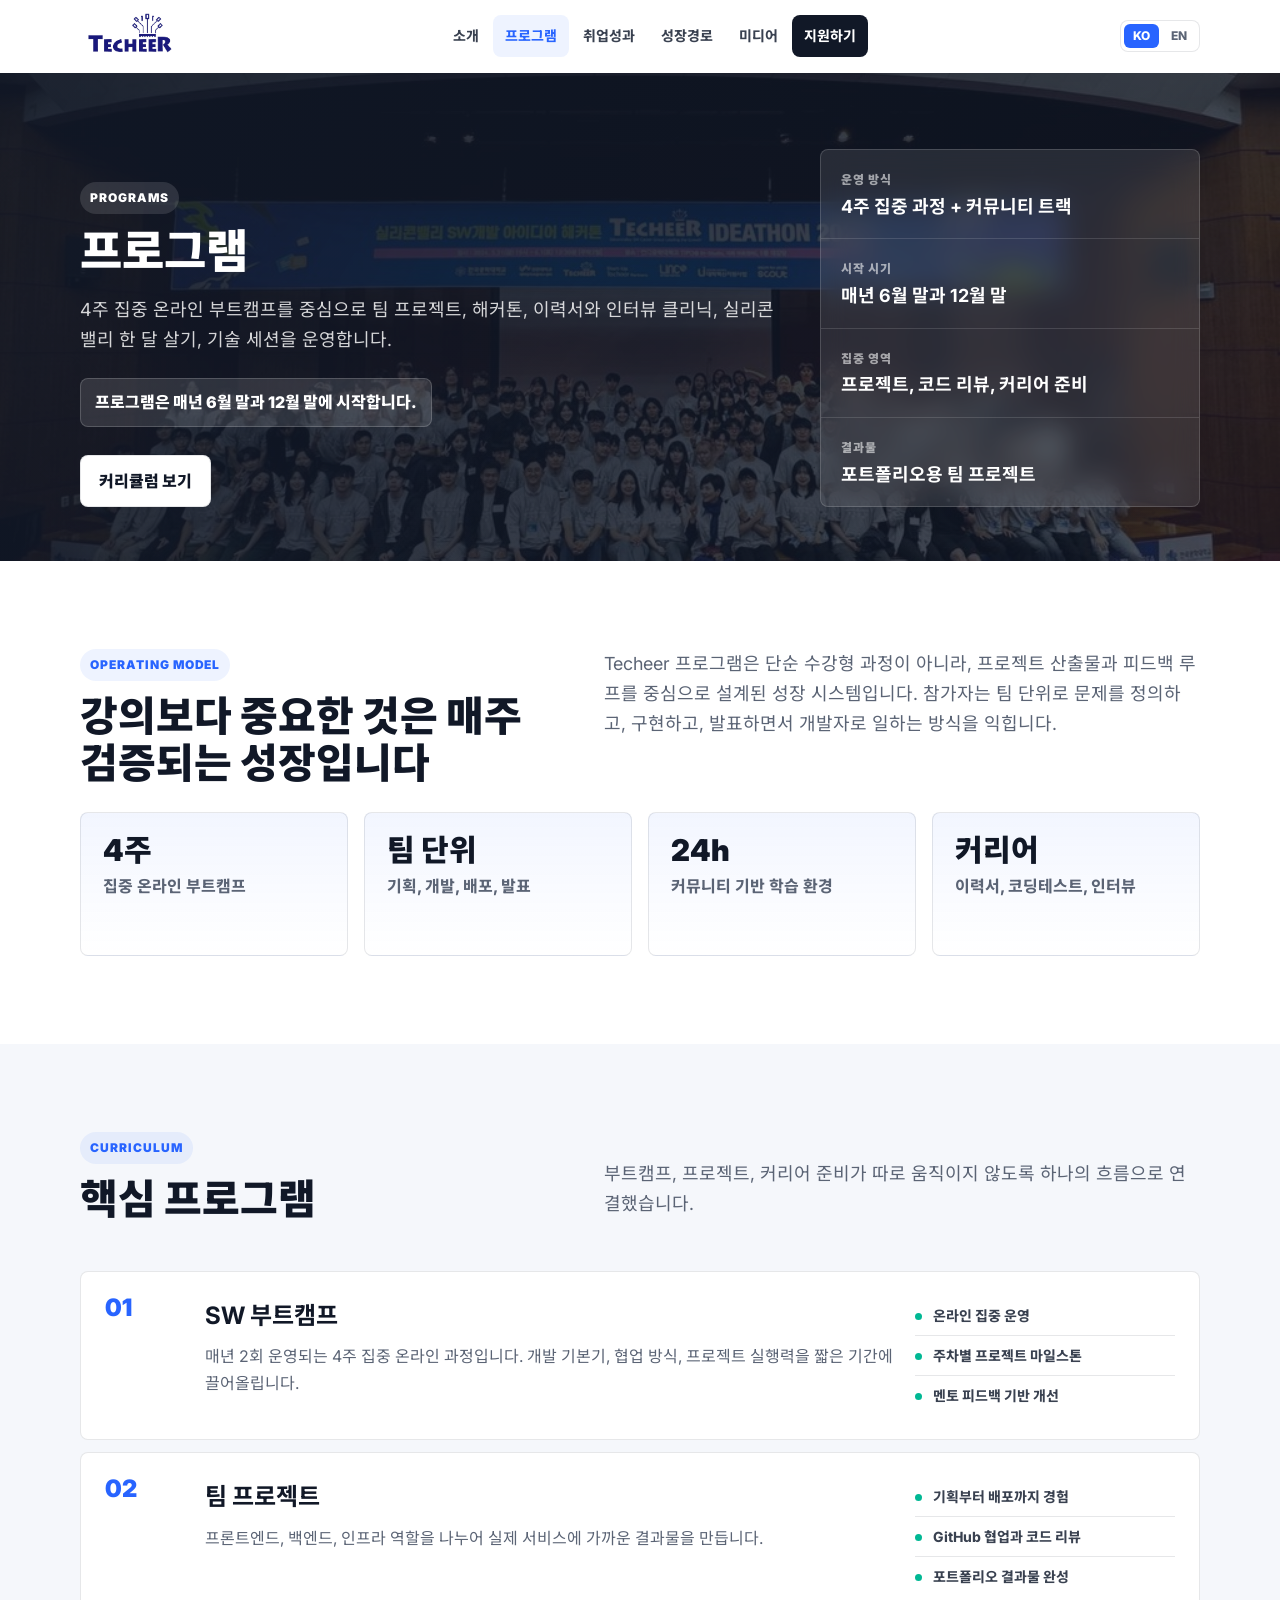
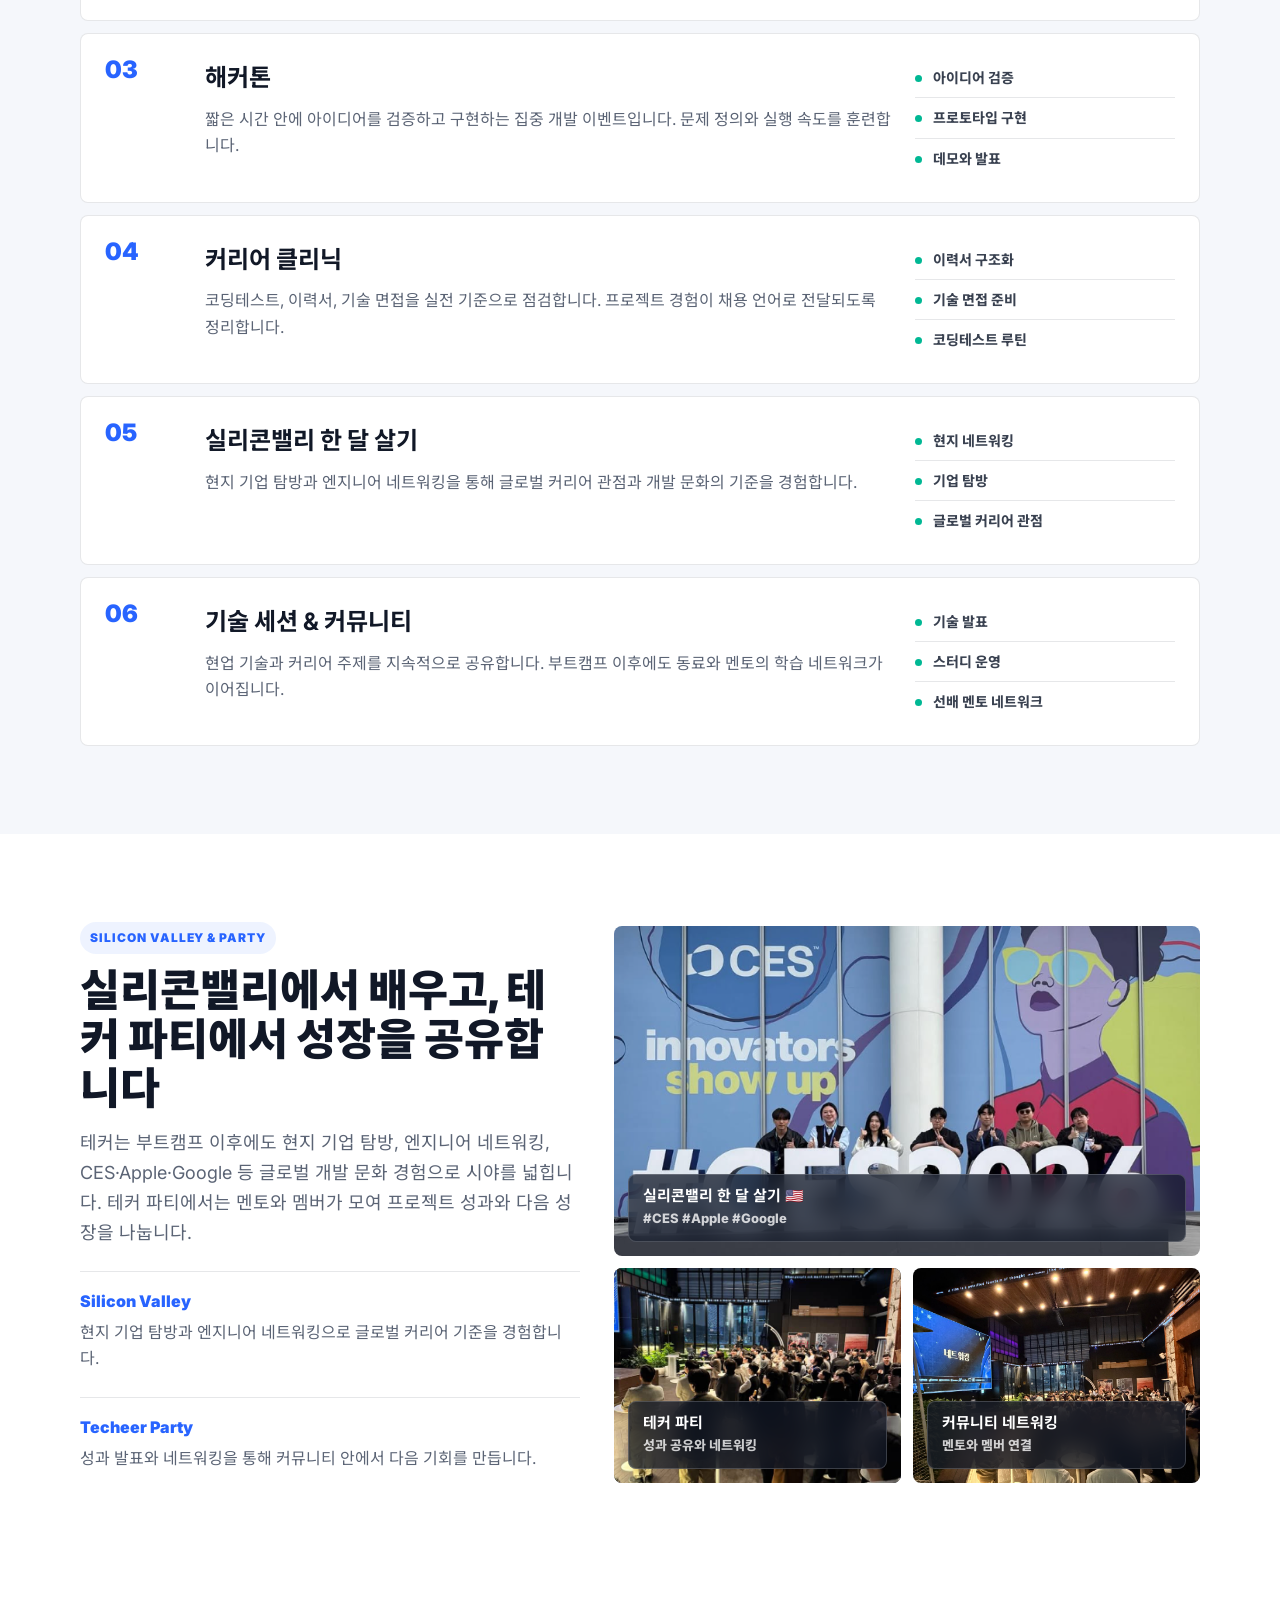
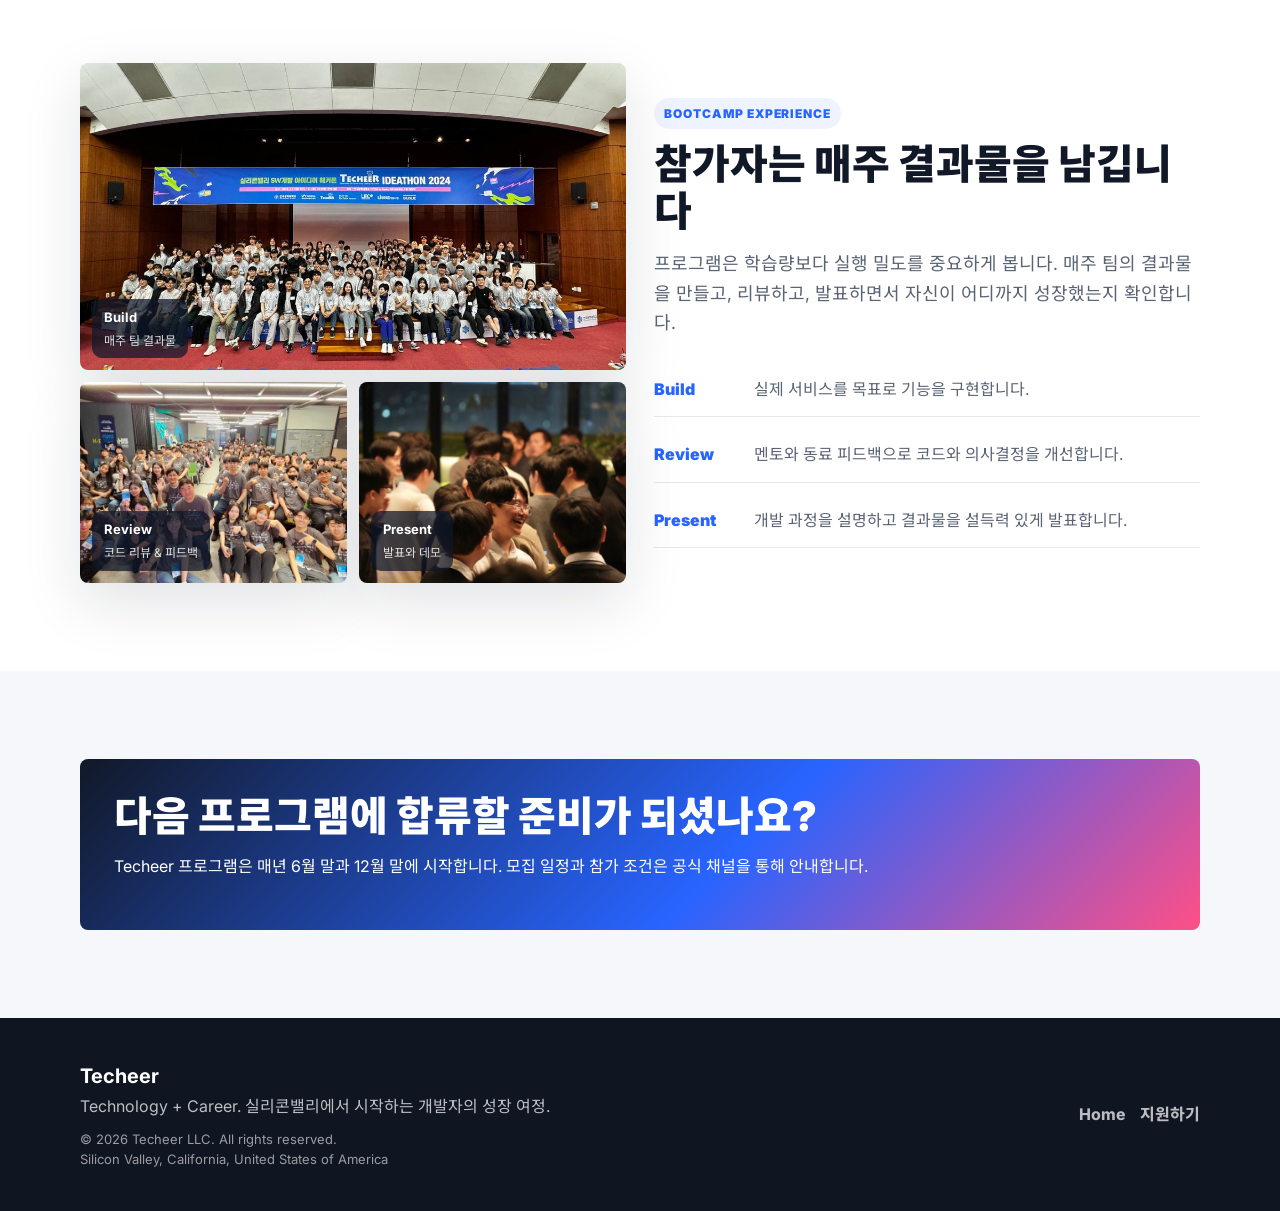
<file: programs.html>
<!doctype html>
<html lang="ko">
<head>
  <meta charset="utf-8"><meta name="viewport" content="width=device-width, initial-scale=1">
  <title>프로그램 | Techeer</title>
  <link rel="preconnect" href="https://fonts.googleapis.com"><link rel="preconnect" href="https://fonts.gstatic.com" crossorigin>
  <link href="https://fonts.googleapis.com/css2?family=Inter:wght@400;550;700;800;900&amp;family=Noto+Sans+KR:wght@400;500;700;800;900&amp;display=swap" rel="stylesheet">
  <link rel="stylesheet" href="styles.css"><script src="site.js" defer></script>
</head>
<body>
  <header class="site-header"><nav class="nav container"><a class="brand" href="index.html"><img src="assets/techeer-logo.png" alt="Techeer"></a><div class="nav-links" data-nav-links><a class="nav-link" data-page="about" href="about.html" data-i18n="nav.about">소개</a><a class="nav-link" data-page="programs" href="programs.html" data-i18n="nav.programs">프로그램</a><a class="nav-link" data-page="results" href="results.html" data-i18n="nav.results">취업성과</a><a class="nav-link" data-page="path" href="path.html" data-i18n="nav.path">성장경로</a><a class="nav-link" data-page="media" href="media.html" data-i18n="nav.media">미디어</a><a class="nav-link cta" data-page="apply" href="apply.html" data-i18n="nav.apply">지원하기</a></div><div class="nav-tools"><div class="lang-switch"><button type="button" data-lang="ko">KO</button><button type="button" data-lang="en">EN</button></div><button class="menu-button" type="button" data-menu-button>≡</button></div></nav></header>
  <main>
    <section class="program-hero">
      <div class="container program-hero-grid">
        <div>
          <span class="tag">Programs</span>
          <h1 data-i18n="programs.title">프로그램</h1>
          <p class="lead" data-i18n="programs.copy">4주 집중 온라인 부트캠프를 중심으로 팀 프로젝트, 해커톤, 이력서와 인터뷰 클리닉, 실리콘밸리 한 달 살기, 기술 세션을 운영합니다.</p>
          <p class="program-start-note">프로그램은 매년 6월 말과 12월 말에 시작합니다.</p>
          <div class="program-hero-actions">
            <a class="button ghost-dark" href="#curriculum">커리큘럼 보기</a>
          </div>
        </div>
        <aside class="program-summary-card" aria-label="Program summary">
          <div>
            <span>운영 방식</span>
            <strong>4주 집중 과정 + 커뮤니티 트랙</strong>
          </div>
          <div>
            <span>시작 시기</span>
            <strong>매년 6월 말과 12월 말</strong>
          </div>
          <div>
            <span>집중 영역</span>
            <strong>프로젝트, 코드 리뷰, 커리어 준비</strong>
          </div>
          <div>
            <span>결과물</span>
            <strong>포트폴리오용 팀 프로젝트</strong>
          </div>
        </aside>
      </div>
    </section>

    <section class="section">
      <div class="container program-intro">
        <div>
          <span class="tag">Operating Model</span>
          <h2>강의보다 중요한 것은 매주 검증되는 성장입니다</h2>
        </div>
        <p class="lead">Techeer 프로그램은 단순 수강형 과정이 아니라, 프로젝트 산출물과 피드백 루프를 중심으로 설계된 성장 시스템입니다. 참가자는 팀 단위로 문제를 정의하고, 구현하고, 발표하면서 개발자로 일하는 방식을 익힙니다.</p>
      </div>
      <div class="container grid four program-metrics">
        <article class="metric-card"><strong>4주</strong><span>집중 온라인 부트캠프</span></article>
        <article class="metric-card"><strong>팀 단위</strong><span>기획, 개발, 배포, 발표</span></article>
        <article class="metric-card"><strong>24h</strong><span>커뮤니티 기반 학습 환경</span></article>
        <article class="metric-card"><strong>커리어</strong><span>이력서, 코딩테스트, 인터뷰</span></article>
      </div>
    </section>

    <section class="section soft" id="curriculum">
      <div class="container section-head">
        <div>
          <span class="tag">Curriculum</span>
          <h2>핵심 프로그램</h2>
        </div>
        <p class="lead">부트캠프, 프로젝트, 커리어 준비가 따로 움직이지 않도록 하나의 흐름으로 연결했습니다.</p>
      </div>
      <div class="container program-list">
        <article class="program-row">
          <div class="program-row-index">01</div>
          <div>
            <h3>SW 부트캠프</h3>
            <p>매년 2회 운영되는 4주 집중 온라인 과정입니다. 개발 기본기, 협업 방식, 프로젝트 실행력을 짧은 기간에 끌어올립니다.</p>
          </div>
          <ul>
            <li>온라인 집중 운영</li>
            <li>주차별 프로젝트 마일스톤</li>
            <li>멘토 피드백 기반 개선</li>
          </ul>
        </article>
        <article class="program-row">
          <div class="program-row-index">02</div>
          <div>
            <h3>팀 프로젝트</h3>
            <p>프론트엔드, 백엔드, 인프라 역할을 나누어 실제 서비스에 가까운 결과물을 만듭니다.</p>
          </div>
          <ul>
            <li>기획부터 배포까지 경험</li>
            <li>GitHub 협업과 코드 리뷰</li>
            <li>포트폴리오 결과물 완성</li>
          </ul>
        </article>
        <article class="program-row">
          <div class="program-row-index">03</div>
          <div>
            <h3>해커톤</h3>
            <p>짧은 시간 안에 아이디어를 검증하고 구현하는 집중 개발 이벤트입니다. 문제 정의와 실행 속도를 훈련합니다.</p>
          </div>
          <ul>
            <li>아이디어 검증</li>
            <li>프로토타입 구현</li>
            <li>데모와 발표</li>
          </ul>
        </article>
        <article class="program-row">
          <div class="program-row-index">04</div>
          <div>
            <h3>커리어 클리닉</h3>
            <p>코딩테스트, 이력서, 기술 면접을 실전 기준으로 점검합니다. 프로젝트 경험이 채용 언어로 전달되도록 정리합니다.</p>
          </div>
          <ul>
            <li>이력서 구조화</li>
            <li>기술 면접 준비</li>
            <li>코딩테스트 루틴</li>
          </ul>
        </article>
        <article class="program-row">
          <div class="program-row-index">05</div>
          <div>
            <h3>실리콘밸리 한 달 살기</h3>
            <p>현지 기업 탐방과 엔지니어 네트워킹을 통해 글로벌 커리어 관점과 개발 문화의 기준을 경험합니다.</p>
          </div>
          <ul>
            <li>현지 네트워킹</li>
            <li>기업 탐방</li>
            <li>글로벌 커리어 관점</li>
          </ul>
        </article>
        <article class="program-row">
          <div class="program-row-index">06</div>
          <div>
            <h3>기술 세션 & 커뮤니티</h3>
            <p>현업 기술과 커리어 주제를 지속적으로 공유합니다. 부트캠프 이후에도 동료와 멘토의 학습 네트워크가 이어집니다.</p>
          </div>
          <ul>
            <li>기술 발표</li>
            <li>스터디 운영</li>
            <li>선배 멘토 네트워크</li>
          </ul>
        </article>
      </div>
    </section>

    <section class="section">
      <div class="container experience-showcase">
        <div>
          <span class="tag">Silicon Valley & Party</span>
          <h2>실리콘밸리에서 배우고, 테커 파티에서 성장을 공유합니다</h2>
          <p class="lead">테커는 부트캠프 이후에도 현지 기업 탐방, 엔지니어 네트워킹, CES·Apple·Google 등 글로벌 개발 문화 경험으로 시야를 넓힙니다. 테커 파티에서는 멘토와 멤버가 모여 프로젝트 성과와 다음 성장을 나눕니다.</p>
          <div class="experience-points">
            <div><strong>Silicon Valley</strong><span>현지 기업 탐방과 엔지니어 네트워킹으로 글로벌 커리어 기준을 경험합니다.</span></div>
            <div><strong>Techeer Party</strong><span>성과 발표와 네트워킹을 통해 커뮤니티 안에서 다음 기회를 만듭니다.</span></div>
          </div>
        </div>
        <div class="experience-gallery">
          <figure class="experience-photo feature-photo">
            <img src="assets/events/ces-2026.png" alt="Techeer members at CES 2026">
            <figcaption><strong>실리콘밸리 한 달 살기 🇺🇸</strong><span>#CES #Apple #Google</span></figcaption>
          </figure>
          <div class="experience-thumbs">
            <figure class="experience-photo">
              <img src="assets/events/party-2025-wide.png" alt="Techeer party group event">
              <figcaption><strong>테커 파티</strong><span>성과 공유와 네트워킹</span></figcaption>
            </figure>
            <figure class="experience-photo">
              <img src="assets/events/party-2025-network.png" alt="Techeer party networking">
              <figcaption><strong>커뮤니티 네트워킹</strong><span>멘토와 멤버 연결</span></figcaption>
            </figure>
          </div>
        </div>
      </div>
    </section>

    <section class="section">
      <div class="container split">
        <div class="weekly-gallery">
          <figure class="weekly-photo weekly-photo-main">
            <img src="assets/events/hackathon-2024.jpg" alt="Techeer hackathon build session">
            <figcaption><strong>Build</strong><span>매주 팀 결과물</span></figcaption>
          </figure>
          <figure class="weekly-photo">
            <img src="assets/events/hackathon-2023.png" alt="Techeer team code review">
            <figcaption><strong>Review</strong><span>코드 리뷰 & 피드백</span></figcaption>
          </figure>
          <figure class="weekly-photo">
            <img src="assets/events/party-2025-closeup.png" alt="Techeer team presentation">
            <figcaption><strong>Present</strong><span>발표와 데모</span></figcaption>
          </figure>
        </div>
        <div>
          <span class="tag">Bootcamp Experience</span>
          <h2>참가자는 매주 결과물을 남깁니다</h2>
          <p class="lead">프로그램은 학습량보다 실행 밀도를 중요하게 봅니다. 매주 팀의 결과물을 만들고, 리뷰하고, 발표하면서 자신이 어디까지 성장했는지 확인합니다.</p>
          <div class="check-list">
            <div><strong>Build</strong><span>실제 서비스를 목표로 기능을 구현합니다.</span></div>
            <div><strong>Review</strong><span>멘토와 동료 피드백으로 코드와 의사결정을 개선합니다.</span></div>
            <div><strong>Present</strong><span>개발 과정을 설명하고 결과물을 설득력 있게 발표합니다.</span></div>
          </div>
        </div>
      </div>
    </section>

    <section class="section soft">
      <div class="container apply-panel">
        <h2>다음 프로그램에 합류할 준비가 되셨나요?</h2>
        <p>Techeer 프로그램은 매년 6월 말과 12월 말에 시작합니다. 모집 일정과 참가 조건은 공식 채널을 통해 안내합니다.</p>
      </div>
    </section>
  </main>
  <footer class="footer"><div class="container footer-inner"><div><strong>Techeer</strong><span data-i18n="footer.copy">Technology + Career. 실리콘밸리에서 시작하는 개발자의 성장 여정.</span><p class="footer-meta">© 2026 Techeer LLC. All rights reserved.<br>Silicon Valley, California, United States of America</p></div><div class="footer-links"><a href="index.html">Home</a><a href="apply.html" data-i18n="nav.apply">지원하기</a></div></div></footer>
</body>
</html>
</file>
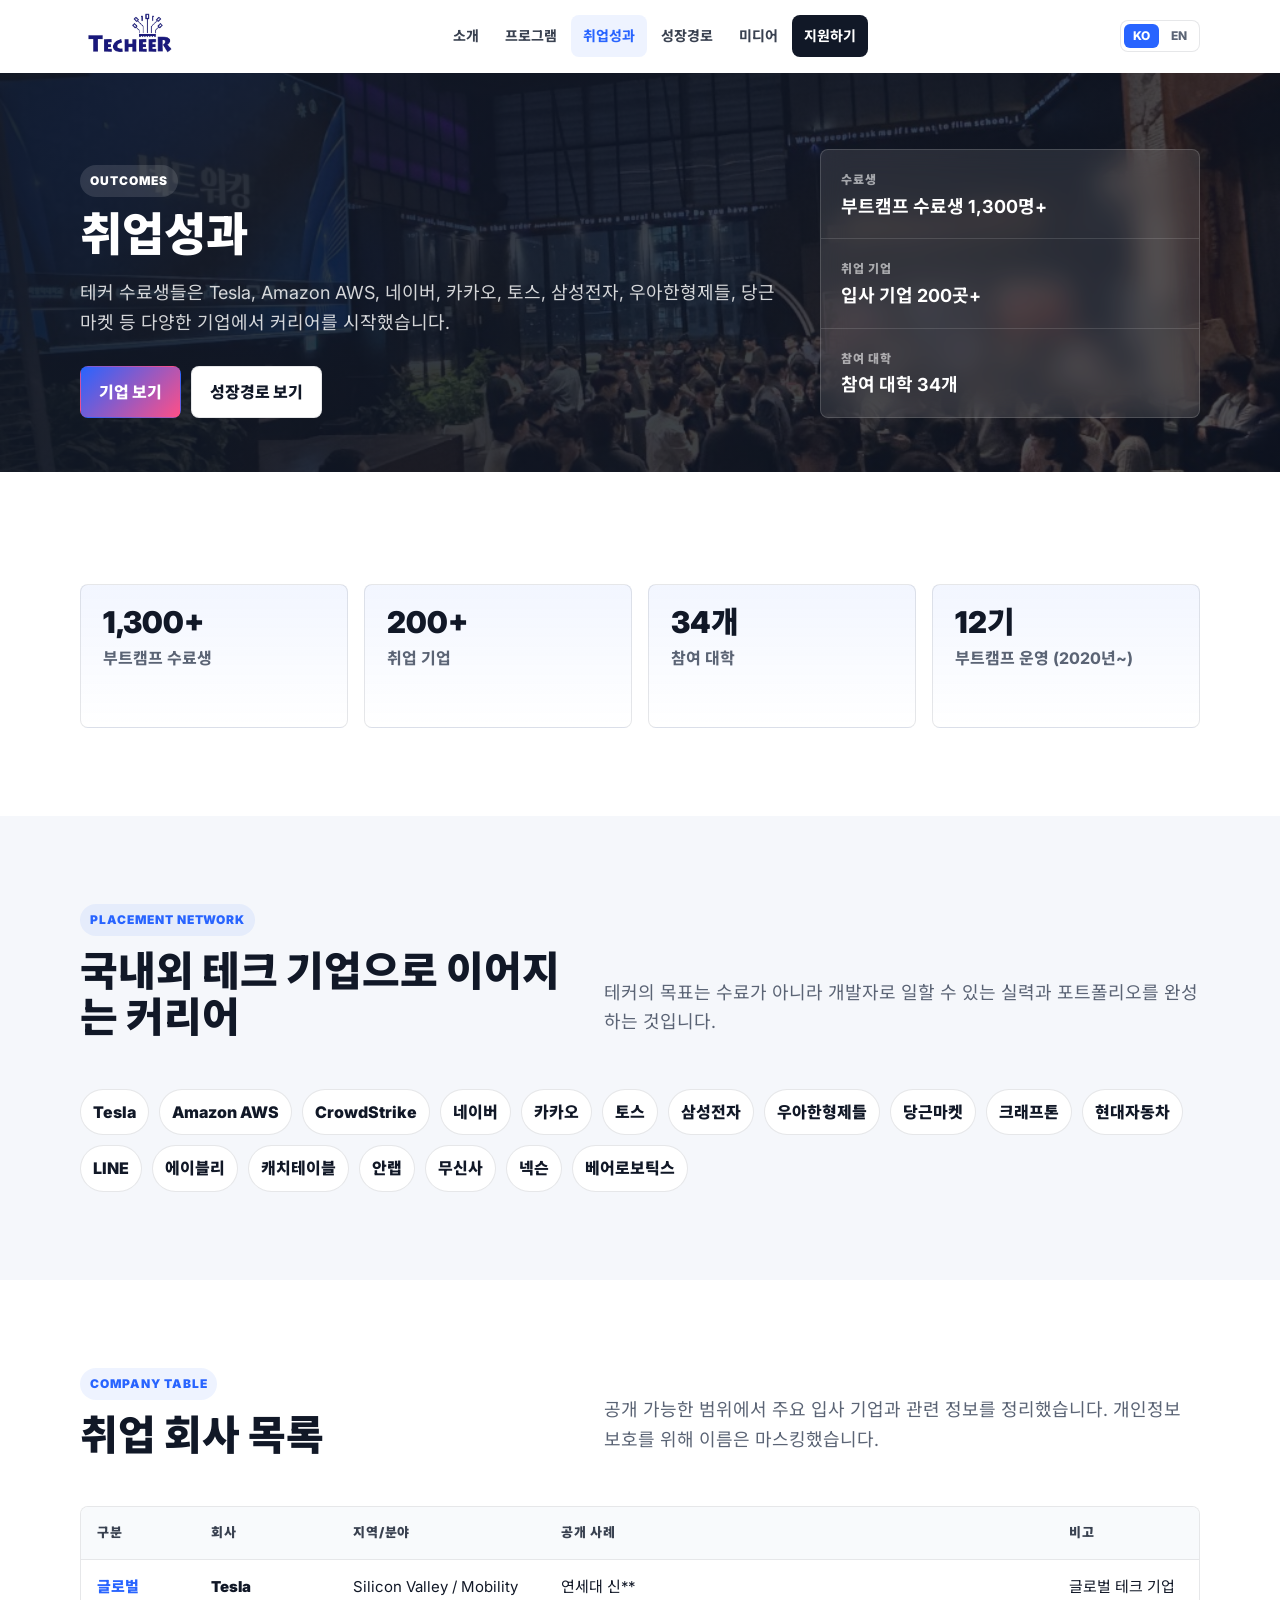
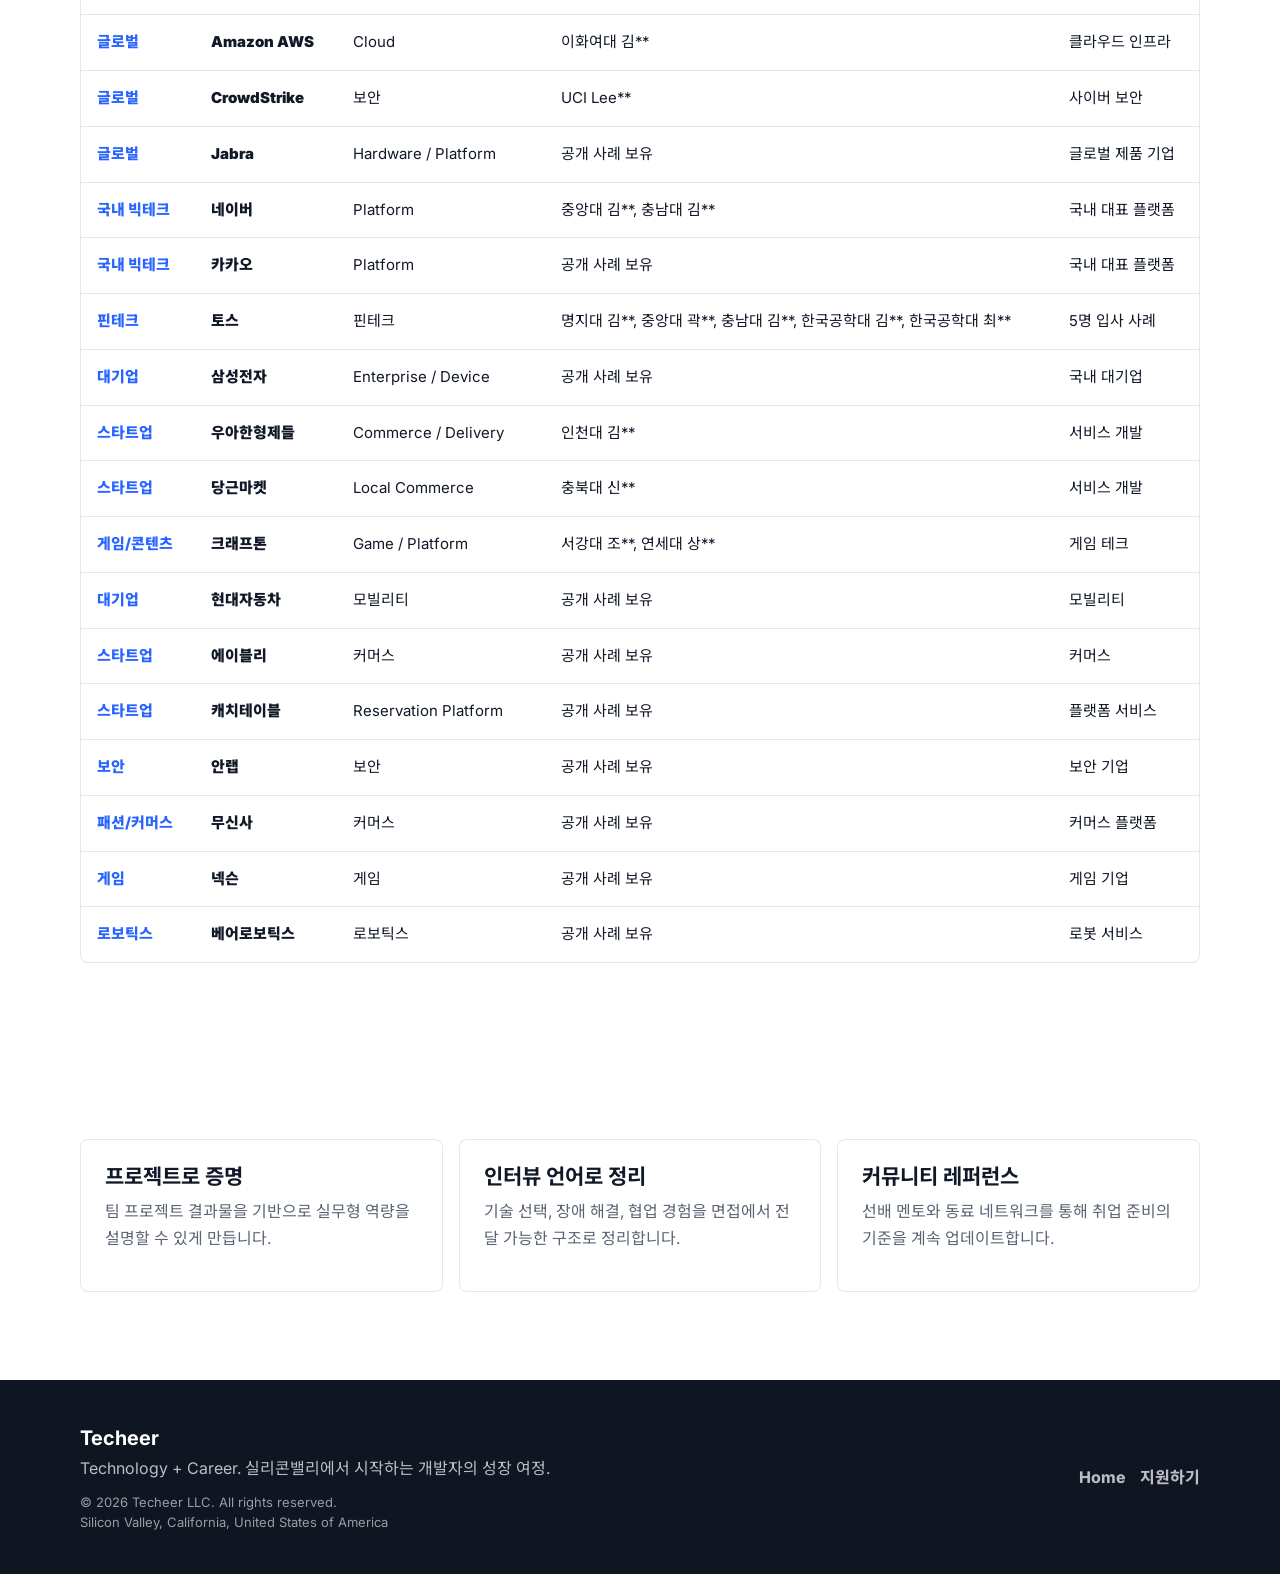
<file: results.html>
<!doctype html>
<html lang="ko">
<head>
  <meta charset="utf-8"><meta name="viewport" content="width=device-width, initial-scale=1">
  <title>취업성과 | Techeer</title>
  <link rel="preconnect" href="https://fonts.googleapis.com"><link rel="preconnect" href="https://fonts.gstatic.com" crossorigin>
  <link href="https://fonts.googleapis.com/css2?family=Inter:wght@400;550;700;800;900&amp;family=Noto+Sans+KR:wght@400;500;700;800;900&amp;display=swap" rel="stylesheet">
  <link rel="stylesheet" href="styles.css"><script src="site.js" defer></script>
</head>
<body>
  <header class="site-header"><nav class="nav container"><a class="brand" href="index.html"><img src="assets/techeer-logo.png" alt="Techeer"></a><div class="nav-links" data-nav-links><a class="nav-link" data-page="about" href="about.html" data-i18n="nav.about">소개</a><a class="nav-link" data-page="programs" href="programs.html" data-i18n="nav.programs">프로그램</a><a class="nav-link" data-page="results" href="results.html" data-i18n="nav.results">취업성과</a><a class="nav-link" data-page="path" href="path.html" data-i18n="nav.path">성장경로</a><a class="nav-link" data-page="media" href="media.html" data-i18n="nav.media">미디어</a><a class="nav-link cta" data-page="apply" href="apply.html" data-i18n="nav.apply">지원하기</a></div><div class="nav-tools"><div class="lang-switch"><button type="button" data-lang="ko">KO</button><button type="button" data-lang="en">EN</button></div><button class="menu-button" type="button" data-menu-button>≡</button></div></nav></header>
  <main>
    <section class="program-hero hero-results">
      <div class="container program-hero-grid">
        <div>
          <span class="tag">Outcomes</span>
          <h1 data-i18n="results.title">취업성과</h1>
          <p class="lead" data-i18n="results.copy">테커 수료생들은 Tesla, Amazon AWS, 네이버, 카카오, 토스, 삼성전자, 우아한형제들, 당근마켓 등 다양한 기업에서 커리어를 시작했습니다.</p>
          <div class="program-hero-actions"><a class="button primary" href="#network">기업 보기</a><a class="button ghost-dark" href="path.html">성장경로 보기</a></div>
        </div>
        <aside class="program-summary-card">
          <div><span>수료생</span><strong>부트캠프 수료생 1,300명+</strong></div>
          <div><span>취업 기업</span><strong>입사 기업 200곳+</strong></div>
          <div><span>참여 대학</span><strong>참여 대학 34개</strong></div>
        </aside>
      </div>
    </section>
    <section class="section">
      <div class="container grid four program-metrics">
        <article class="metric-card"><strong>1,300+</strong><span>부트캠프 수료생</span></article>
        <article class="metric-card"><strong>200+</strong><span>취업 기업</span></article>
        <article class="metric-card"><strong>34개</strong><span>참여 대학</span></article>
        <article class="metric-card"><strong>12기</strong><span>부트캠프 운영 (2020년~)</span></article>
      </div>
    </section>
    <section class="section soft" id="network">
      <div class="container section-head">
        <div><span class="tag">Placement Network</span><h2>국내외 테크 기업으로 이어지는 커리어</h2></div>
        <p class="lead">테커의 목표는 수료가 아니라 개발자로 일할 수 있는 실력과 포트폴리오를 완성하는 것입니다.</p>
      </div>
      <div class="container company-cloud"><span>Tesla</span><span>Amazon AWS</span><span>CrowdStrike</span><span>네이버</span><span>카카오</span><span>토스</span><span>삼성전자</span><span>우아한형제들</span><span>당근마켓</span><span>크래프톤</span><span>현대자동차</span><span>LINE</span><span>에이블리</span><span>캐치테이블</span><span>안랩</span><span>무신사</span><span>넥슨</span><span>베어로보틱스</span></div>
    </section>
    <section class="section">
      <div class="container section-head">
        <div><span class="tag">Company Table</span><h2>취업 회사 목록</h2></div>
        <p class="lead">공개 가능한 범위에서 주요 입사 기업과 관련 정보를 정리했습니다. 개인정보 보호를 위해 이름은 마스킹했습니다.</p>
      </div>
      <div class="container table-wrap">
        <table class="placement-table">
          <thead>
            <tr>
              <th>구분</th>
              <th>회사</th>
              <th>지역/분야</th>
              <th>공개 사례</th>
              <th>비고</th>
            </tr>
          </thead>
          <tbody>
            <tr><td>글로벌</td><td>Tesla</td><td>Silicon Valley / Mobility</td><td>연세대 신**</td><td>글로벌 테크 기업</td></tr>
            <tr><td>글로벌</td><td>Amazon AWS</td><td>Cloud</td><td>이화여대 김**</td><td>클라우드 인프라</td></tr>
            <tr><td>글로벌</td><td>CrowdStrike</td><td>Security</td><td>UCI Lee**</td><td>사이버 보안</td></tr>
            <tr><td>글로벌</td><td>Jabra</td><td>Hardware / Platform</td><td>공개 사례 보유</td><td>글로벌 제품 기업</td></tr>
            <tr><td>국내 빅테크</td><td>네이버</td><td>Platform</td><td>중앙대 김**, 충남대 김**</td><td>국내 대표 플랫폼</td></tr>
            <tr><td>국내 빅테크</td><td>카카오</td><td>Platform</td><td>공개 사례 보유</td><td>국내 대표 플랫폼</td></tr>
            <tr><td>핀테크</td><td>토스</td><td>Fintech</td><td>명지대 김**, 중앙대 곽**, 충남대 김**, 한국공학대 김**, 한국공학대 최**</td><td>5명 입사 사례</td></tr>
            <tr><td>대기업</td><td>삼성전자</td><td>Enterprise / Device</td><td>공개 사례 보유</td><td>국내 대기업</td></tr>
            <tr><td>스타트업</td><td>우아한형제들</td><td>Commerce / Delivery</td><td>인천대 김**</td><td>서비스 개발</td></tr>
            <tr><td>스타트업</td><td>당근마켓</td><td>Local Commerce</td><td>충북대 신**</td><td>서비스 개발</td></tr>
            <tr><td>게임/콘텐츠</td><td>크래프톤</td><td>Game / Platform</td><td>서강대 조**, 연세대 상**</td><td>게임 테크</td></tr>
            <tr><td>대기업</td><td>현대자동차</td><td>Mobility</td><td>공개 사례 보유</td><td>모빌리티</td></tr>
            <tr><td>스타트업</td><td>에이블리</td><td>Commerce</td><td>공개 사례 보유</td><td>커머스</td></tr>
            <tr><td>스타트업</td><td>캐치테이블</td><td>Reservation Platform</td><td>공개 사례 보유</td><td>플랫폼 서비스</td></tr>
            <tr><td>보안</td><td>안랩</td><td>Security</td><td>공개 사례 보유</td><td>보안 기업</td></tr>
            <tr><td>패션/커머스</td><td>무신사</td><td>Commerce</td><td>공개 사례 보유</td><td>커머스 플랫폼</td></tr>
            <tr><td>게임</td><td>넥슨</td><td>Game</td><td>공개 사례 보유</td><td>게임 기업</td></tr>
            <tr><td>로보틱스</td><td>베어로보틱스</td><td>Robotics</td><td>공개 사례 보유</td><td>로봇 서비스</td></tr>
          </tbody>
        </table>
      </div>
    </section>
    <section class="section">
      <div class="container grid three">
        <article class="card pad"><h3>프로젝트로 증명</h3><p>팀 프로젝트 결과물을 기반으로 실무형 역량을 설명할 수 있게 만듭니다.</p></article>
        <article class="card pad"><h3>인터뷰 언어로 정리</h3><p>기술 선택, 장애 해결, 협업 경험을 면접에서 전달 가능한 구조로 정리합니다.</p></article>
        <article class="card pad"><h3>커뮤니티 레퍼런스</h3><p>선배 멘토와 동료 네트워크를 통해 취업 준비의 기준을 계속 업데이트합니다.</p></article>
      </div>
    </section>
  </main>
  <footer class="footer"><div class="container footer-inner"><div><strong>Techeer</strong><span data-i18n="footer.copy">Technology + Career. 실리콘밸리에서 시작하는 개발자의 성장 여정.</span><p class="footer-meta">© 2026 Techeer LLC. All rights reserved.<br>Silicon Valley, California, United States of America</p></div><div class="footer-links"><a href="index.html">Home</a><a href="apply.html" data-i18n="nav.apply">지원하기</a></div></div></footer>
</body>
</html>
</file>
<file: styles.css>
:root {
  --ink: #111827;
  --muted: #5b6475;
  --line: rgba(17, 24, 39, 0.1);
  --paper: #ffffff;
  --soft: #f5f7fb;
  --blue: #2864ff;
  --mint: #00b894;
  --pink: #ff4f87;
  --yellow: #ffd166;
  --violet: #7657ff;
  --radius: 8px;
  --shadow: 0 20px 60px rgba(17, 24, 39, 0.12);
  --font: Inter, "Noto Sans KR", -apple-system, BlinkMacSystemFont, "Segoe UI", sans-serif;
}

* { box-sizing: border-box; }
html { scroll-behavior: smooth; }
body {
  margin: 0;
  font-family: var(--font);
  color: var(--ink);
  background: var(--paper);
  line-height: 1.65;
  -webkit-font-smoothing: antialiased;
}

a { color: inherit; text-decoration: none; }
img { display: block; max-width: 100%; }

.container {
  width: min(1120px, calc(100% - 40px));
  margin: 0 auto;
}

.site-header {
  position: sticky;
  top: 0;
  z-index: 20;
  border-bottom: 1px solid rgba(255, 255, 255, 0.18);
  background: rgba(255, 255, 255, 0.88);
  -webkit-backdrop-filter: blur(18px);
  backdrop-filter: blur(18px);
}

.nav {
  min-height: 72px;
  display: flex;
  align-items: center;
  justify-content: space-between;
  gap: 20px;
}

.brand {
  display: flex;
  align-items: center;
  gap: 10px;
  font-weight: 900;
  letter-spacing: 0;
}

.brand img {
  width: 108px;
  height: auto;
}

.nav-links {
  display: flex;
  align-items: center;
  gap: 2px;
}

.nav-link {
  padding: 9px 12px;
  color: #394150;
  font-size: 14px;
  font-weight: 750;
  border-radius: var(--radius);
}

.nav-link:hover,
.nav-link.is-active {
  color: var(--blue);
  background: rgba(40, 100, 255, 0.08);
}

.nav-link.cta {
  color: #fff;
  background: var(--ink);
}

.nav-link.cta:hover,
.nav-link.cta.is-active {
  color: #fff;
  background: var(--blue);
}

.nav-tools {
  display: flex;
  align-items: center;
  gap: 10px;
}

.lang-switch {
  display: flex;
  gap: 3px;
  padding: 3px;
  border: 1px solid var(--line);
  border-radius: var(--radius);
  background: #fff;
}

.lang-switch button {
  border: 0;
  background: transparent;
  padding: 6px 9px;
  border-radius: 6px;
  font: 800 12px/1 var(--font);
  color: var(--muted);
  cursor: pointer;
}

.lang-switch button.is-active {
  color: #fff;
  background: var(--blue);
}

.menu-button {
  display: none;
  width: 40px;
  height: 40px;
  border: 1px solid var(--line);
  border-radius: var(--radius);
  background: #fff;
  color: var(--ink);
  font-size: 22px;
  cursor: pointer;
}

.hero {
  position: relative;
  overflow: hidden;
  min-height: calc(100vh - 72px);
  display: grid;
  align-items: end;
  color: #fff;
  background: #0d1220;
}

.hero::before {
  content: "";
  position: absolute;
  inset: 0;
  background:
    linear-gradient(110deg, rgba(8, 12, 24, 0.92) 0%, rgba(8, 12, 24, 0.68) 46%, rgba(8, 12, 24, 0.2) 100%),
    url("assets/hero-cover.jpg") center / cover no-repeat;
  transform: scale(1.02);
}

.hero::after {
  content: "";
  position: absolute;
  inset: auto 0 0;
  height: 38%;
  background: linear-gradient(180deg, transparent, rgba(0, 0, 0, 0.48));
}

.hero-inner {
  position: relative;
  z-index: 1;
  padding: 108px 0 48px;
}

.eyebrow {
  display: inline-flex;
  align-items: center;
  gap: 8px;
  width: fit-content;
  margin: 0 0 18px;
  padding: 8px 12px;
  border: 1px solid rgba(255, 255, 255, 0.2);
  border-radius: 999px;
  background: rgba(255, 255, 255, 0.1);
  color: #fff;
  font-size: 13px;
  font-weight: 850;
}

.dot {
  width: 8px;
  height: 8px;
  border-radius: 50%;
  background: var(--yellow);
  box-shadow: 0 0 0 6px rgba(255, 209, 102, 0.18);
}

h1,
h2,
h3,
p { margin-top: 0; }

h1 {
  max-width: 880px;
  margin-bottom: 22px;
  font-size: clamp(34px, 5.4vw, 68px);
  line-height: 1.06;
  letter-spacing: 0;
  font-weight: 950;
}

.hero-copy {
  max-width: 700px;
  margin-bottom: 30px;
  color: rgba(255, 255, 255, 0.86);
  font-size: clamp(16px, 1.7vw, 19px);
  font-weight: 550;
}

.actions {
  display: flex;
  flex-wrap: wrap;
  gap: 12px;
}

.button {
  display: inline-flex;
  align-items: center;
  justify-content: center;
  min-height: 48px;
  padding: 12px 18px;
  border-radius: var(--radius);
  border: 1px solid transparent;
  font-weight: 850;
  cursor: pointer;
}

.button.primary {
  color: #fff;
  background: linear-gradient(135deg, var(--blue), var(--pink));
}

.button.secondary {
  color: #fff;
  border-color: rgba(255, 255, 255, 0.32);
  background: rgba(255, 255, 255, 0.08);
}

.button.light {
  color: var(--ink);
  background: #fff;
}

.button.ghost-dark {
  color: var(--ink);
  border-color: var(--line);
  background: #fff;
}

.hero-strip {
  display: grid;
  grid-template-columns: repeat(4, 1fr);
  gap: 10px;
  margin-top: 70px;
}

.stat {
  min-height: 110px;
  padding: 18px;
  border: 1px solid rgba(255, 255, 255, 0.16);
  border-radius: var(--radius);
  background: rgba(255, 255, 255, 0.1);
  -webkit-backdrop-filter: blur(12px);
  backdrop-filter: blur(12px);
}

.stat strong {
  display: block;
  font-size: 31px;
  line-height: 1;
}

.stat span {
  color: rgba(255, 255, 255, 0.74);
  font-size: 13px;
  font-weight: 750;
}

.section {
  padding: 88px 0;
}

.section.soft {
  background: var(--soft);
}

.section-head {
  display: grid;
  grid-template-columns: 0.9fr 1.1fr;
  gap: 36px;
  align-items: end;
  margin-bottom: 34px;
}

.tag {
  display: inline-flex;
  margin-bottom: 12px;
  padding: 6px 10px;
  border-radius: 999px;
  color: var(--blue);
  background: rgba(40, 100, 255, 0.08);
  font-size: 12px;
  font-weight: 900;
  letter-spacing: 0.08em;
  text-transform: uppercase;
}

.section h2,
.page-hero h1 {
  margin-bottom: 14px;
  font-size: clamp(26px, 3.2vw, 42px);
  line-height: 1.14;
  letter-spacing: 0;
  font-weight: 950;
}

.lead {
  color: var(--muted);
  font-size: 18px;
}

.grid {
  display: grid;
  gap: 16px;
}

.grid.three { grid-template-columns: repeat(3, 1fr); }
.grid.two { grid-template-columns: repeat(2, 1fr); }
.grid.four { grid-template-columns: repeat(4, 1fr); }

.card {
  border: 1px solid var(--line);
  border-radius: var(--radius);
  background: #fff;
  overflow: hidden;
}

.card.pad {
  padding: 24px;
}

.card h3 {
  margin-bottom: 8px;
  font-size: 21px;
  line-height: 1.25;
}

.card p,
.card li {
  color: var(--muted);
}

.card ul {
  padding-left: 18px;
  margin: 12px 0 0;
}

.accent {
  height: 5px;
  background: linear-gradient(90deg, var(--blue), var(--mint), var(--pink), var(--yellow));
}

.program-card {
  position: relative;
}

.program-card .num {
  display: inline-grid;
  place-items: center;
  width: 34px;
  height: 34px;
  margin-bottom: 18px;
  border-radius: 50%;
  color: #fff;
  background: var(--ink);
  font-weight: 900;
}

.growth-visual {
  display: grid;
  gap: 18px;
}

.growth-diagram {
  display: grid;
  grid-template-columns: 1fr 34px 1fr 34px 1fr 34px 1fr;
  align-items: stretch;
}

.growth-step {
  min-height: 170px;
  padding: 22px;
  border: 1px solid var(--line);
  border-radius: var(--radius);
  background: #fff;
}

.growth-step span {
  display: inline-flex;
  margin-bottom: 18px;
  color: var(--blue);
  font-size: 13px;
  font-weight: 950;
}

.growth-step strong,
.growth-step em {
  display: block;
}

.growth-step strong {
  margin-bottom: 8px;
  color: var(--ink);
  font-size: 24px;
  line-height: 1.1;
  font-weight: 950;
}

.growth-step em {
  color: var(--muted);
  font-style: normal;
  font-weight: 750;
}

.growth-connector {
  position: relative;
  min-height: 170px;
}

.growth-connector::before,
.growth-connector::after {
  content: "";
  position: absolute;
  top: 50%;
}

.growth-connector::before {
  left: 0;
  right: 0;
  height: 2px;
  background: linear-gradient(90deg, var(--blue), var(--mint));
}

.growth-connector::after {
  right: 1px;
  width: 10px;
  height: 10px;
  border-top: 2px solid var(--mint);
  border-right: 2px solid var(--mint);
  transform: translateY(-4px) rotate(45deg);
}

.growth-table-wrap {
  box-shadow: 0 14px 36px rgba(17, 24, 39, 0.07);
}

.growth-table {
  min-width: 720px;
}

.program-hero {
  padding: 76px 0 54px;
  background:
    linear-gradient(120deg, rgba(17, 24, 39, 0.94), rgba(17, 24, 39, 0.76)),
    url("assets/events/hackathon-2024.jpg") center / cover no-repeat;
  color: #fff;
}

.hero-about {
  background:
    linear-gradient(120deg, rgba(17, 24, 39, 0.94), rgba(17, 24, 39, 0.7)),
    url("assets/events/party-group.jpg") center / cover no-repeat;
}

.hero-results {
  background:
    linear-gradient(120deg, rgba(17, 24, 39, 0.94), rgba(17, 24, 39, 0.72)),
    url("assets/events/party-2025-network.png") center / cover no-repeat;
}

.hero-path {
  background:
    linear-gradient(120deg, rgba(17, 24, 39, 0.94), rgba(17, 24, 39, 0.74)),
    url("assets/hero-cover.jpg") center / cover no-repeat;
}

.hero-media {
  background:
    linear-gradient(120deg, rgba(17, 24, 39, 0.94), rgba(17, 24, 39, 0.72)),
    url("assets/events/party-2025-wide.png") center / cover no-repeat;
}

.hero-apply {
  background:
    linear-gradient(120deg, rgba(17, 24, 39, 0.95), rgba(17, 24, 39, 0.76)),
    url("assets/bootcamp-poster.png") center / cover no-repeat;
}

.program-hero-grid {
  display: grid;
  grid-template-columns: minmax(0, 1fr) 380px;
  gap: 42px;
  align-items: end;
}

.program-hero h1 {
  max-width: 720px;
  margin-bottom: 18px;
  font-size: clamp(30px, 4vw, 46px);
  line-height: 1.12;
  font-weight: 950;
}

.program-hero .lead {
  max-width: 720px;
  color: rgba(255, 255, 255, 0.82);
}

.program-start-note {
  display: inline-flex;
  margin: 6px 0 0;
  padding: 10px 14px;
  border: 1px solid rgba(255, 255, 255, 0.18);
  border-radius: var(--radius);
  color: #fff;
  background: rgba(255, 255, 255, 0.12);
  font-weight: 850;
}

.program-hero .tag {
  color: #fff;
  background: rgba(255, 255, 255, 0.12);
}

.program-hero-actions {
  display: flex;
  flex-wrap: wrap;
  gap: 10px;
  margin-top: 28px;
}

.program-summary-card {
  display: grid;
  gap: 0;
  border: 1px solid rgba(255, 255, 255, 0.16);
  border-radius: var(--radius);
  background: rgba(255, 255, 255, 0.1);
  -webkit-backdrop-filter: blur(14px);
  backdrop-filter: blur(14px);
  overflow: hidden;
}

.program-summary-card div {
  padding: 20px;
  border-bottom: 1px solid rgba(255, 255, 255, 0.13);
}

.program-summary-card div:last-child {
  border-bottom: 0;
}

.program-summary-card span {
  display: block;
  margin-bottom: 6px;
  color: rgba(255, 255, 255, 0.58);
  font-size: 12px;
  font-weight: 900;
  letter-spacing: 0.08em;
  text-transform: uppercase;
}

.program-summary-card strong {
  display: block;
  color: #fff;
  font-size: 18px;
  line-height: 1.25;
}

.program-intro {
  display: grid;
  grid-template-columns: 0.9fr 1.1fr;
  gap: 36px;
  align-items: start;
  margin-bottom: 26px;
}

.program-intro h2 {
  margin-bottom: 0;
}

.program-metrics {
  margin-top: 24px;
}

.metric-card {
  min-height: 144px;
  padding: 22px;
  border: 1px solid var(--line);
  border-radius: var(--radius);
  background:
    linear-gradient(180deg, rgba(40, 100, 255, 0.06), rgba(255, 255, 255, 0)),
    #fff;
}

.metric-card strong {
  display: block;
  margin-bottom: 8px;
  color: var(--ink);
  font-size: 30px;
  line-height: 1;
  font-weight: 950;
}

.metric-card span {
  color: var(--muted);
  font-weight: 750;
}

.program-list {
  display: grid;
  gap: 12px;
}

.program-row {
  display: grid;
  grid-template-columns: 78px minmax(0, 1fr) 260px;
  gap: 22px;
  align-items: start;
  padding: 24px;
  border: 1px solid var(--line);
  border-radius: var(--radius);
  background: #fff;
}

.program-row-index {
  color: var(--blue);
  font-size: 24px;
  line-height: 1;
  font-weight: 950;
}

.program-row h3 {
  margin-bottom: 8px;
  font-size: 24px;
}

.program-row p {
  margin-bottom: 0;
  color: var(--muted);
}

.program-row ul {
  margin: 0;
  padding: 0;
  list-style: none;
}

.program-row li {
  position: relative;
  padding: 8px 0 8px 18px;
  color: #394150;
  font-size: 14px;
  font-weight: 750;
  border-bottom: 1px solid var(--line);
}

.program-row li:last-child {
  border-bottom: 0;
}

.program-row li::before {
  content: "";
  position: absolute;
  left: 0;
  top: 17px;
  width: 7px;
  height: 7px;
  border-radius: 50%;
  background: var(--mint);
}

.check-list {
  display: grid;
  gap: 10px;
  margin-top: 24px;
}

.check-list div {
  display: grid;
  grid-template-columns: 88px 1fr;
  gap: 12px;
  padding: 14px 0;
  border-bottom: 1px solid var(--line);
}

.check-list strong {
  color: var(--blue);
  font-weight: 950;
}

.check-list span {
  color: var(--muted);
}

.experience-showcase {
  display: grid;
  grid-template-columns: minmax(0, 0.92fr) minmax(420px, 1.08fr);
  gap: 34px;
  align-items: center;
}

.experience-showcase h2 {
  margin-bottom: 16px;
  font-size: clamp(28px, 3.4vw, 44px);
  line-height: 1.12;
  font-weight: 950;
}

.experience-points {
  display: grid;
  gap: 10px;
  margin-top: 24px;
}

.experience-points div {
  padding: 16px 0;
  border-top: 1px solid var(--line);
}

.experience-points strong,
.experience-points span {
  display: block;
}

.experience-points strong {
  margin-bottom: 4px;
  color: var(--blue);
  font-weight: 950;
}

.experience-points span {
  color: var(--muted);
}

.experience-gallery {
  display: grid;
  gap: 12px;
}

.experience-photo {
  position: relative;
  margin: 0;
  overflow: hidden;
  border-radius: var(--radius);
  background: #111827;
}

.experience-gallery img {
  width: 100%;
  object-fit: cover;
}

.feature-photo img {
  aspect-ratio: 16 / 9;
}

.experience-thumbs {
  display: grid;
  grid-template-columns: repeat(2, 1fr);
  gap: 12px;
}

.experience-thumbs img {
  aspect-ratio: 4 / 3;
}

.experience-photo figcaption {
  position: absolute;
  left: 14px;
  right: 14px;
  bottom: 14px;
  padding: 12px 14px;
  border: 1px solid rgba(255, 255, 255, 0.18);
  border-radius: var(--radius);
  color: #fff;
  background: rgba(17, 24, 39, 0.72);
  -webkit-backdrop-filter: blur(12px);
  backdrop-filter: blur(12px);
}

.experience-photo figcaption strong,
.experience-photo figcaption span {
  display: block;
}

.experience-photo figcaption strong {
  margin-bottom: 2px;
  font-size: 15px;
  line-height: 1.25;
}

.experience-photo figcaption span {
  color: rgba(255, 255, 255, 0.78);
  font-size: 13px;
  font-weight: 800;
}

.company-cloud {
  display: flex;
  flex-wrap: wrap;
  gap: 10px;
}

.company-cloud span {
  padding: 9px 12px;
  border: 1px solid var(--line);
  border-radius: 999px;
  background: #fff;
  font-weight: 850;
}

.timeline {
  display: grid;
  gap: 12px;
}

.model-grid {
  display: grid;
  grid-template-columns: repeat(3, 1fr);
  gap: 16px;
}

.model-card {
  padding: 24px;
  border: 1px solid var(--line);
  border-radius: var(--radius);
  background: #fff;
}

.model-kicker {
  display: inline-flex;
  margin-bottom: 14px;
  padding: 6px 10px;
  border-radius: 999px;
  color: #fff;
  background: linear-gradient(135deg, var(--blue), var(--violet));
  font-size: 12px;
  font-weight: 950;
  letter-spacing: 0.06em;
  text-transform: uppercase;
}

.model-card h3 {
  margin-bottom: 10px;
  font-size: 22px;
  line-height: 1.25;
}

.model-card p {
  color: var(--muted);
}

.model-card dl {
  display: grid;
  gap: 10px;
  margin: 18px 0 0;
}

.model-card dl div {
  padding-top: 10px;
  border-top: 1px solid var(--line);
}

.model-card dt {
  color: var(--blue);
  font-size: 12px;
  font-weight: 950;
  letter-spacing: 0.06em;
  text-transform: uppercase;
}

.model-card dd {
  margin: 4px 0 0;
  color: #394150;
  font-weight: 750;
}

.criteria-grid {
  display: grid;
  grid-template-columns: repeat(4, 1fr);
  gap: 12px;
}

.criteria-grid article {
  min-height: 150px;
  padding: 22px;
  border: 1px solid var(--line);
  border-radius: var(--radius);
  background:
    linear-gradient(180deg, rgba(0, 184, 148, 0.07), rgba(255, 255, 255, 0)),
    #fff;
}

.criteria-grid strong {
  display: block;
  margin-bottom: 10px;
  color: var(--ink);
  font-size: 18px;
  line-height: 1.2;
}

.criteria-grid span {
  color: var(--muted);
}

.step {
  display: grid;
  grid-template-columns: 64px 1fr;
  gap: 16px;
  align-items: start;
  padding: 20px;
  border: 1px solid var(--line);
  border-radius: var(--radius);
  background: #fff;
}

.step-number {
  display: grid;
  place-items: center;
  width: 48px;
  height: 48px;
  border-radius: var(--radius);
  color: #fff;
  background: linear-gradient(135deg, var(--blue), var(--violet));
  font-weight: 950;
}

.media-grid {
  display: grid;
  grid-template-columns: 1.2fr 0.8fr;
  gap: 16px;
}

.feature-image {
  min-height: 340px;
  object-fit: cover;
  width: 100%;
  height: 100%;
}

.photo-grid {
  display: grid;
  grid-template-columns: repeat(3, 1fr);
  gap: 12px;
}

.photo-grid img {
  width: 100%;
  aspect-ratio: 4 / 3;
  object-fit: cover;
  border-radius: var(--radius);
}

.media-feature-grid {
  display: grid;
  grid-template-columns: minmax(0, 1.4fr) minmax(280px, 0.6fr);
  gap: 16px;
}

.press-card,
.press-note,
.video-link-card {
  border: 1px solid var(--line);
  border-radius: var(--radius);
  background: #fff;
  overflow: hidden;
}

.press-card {
  display: grid;
  grid-template-columns: 320px minmax(0, 1fr);
}

.press-thumb img {
  width: 100%;
  height: 100%;
  min-height: 320px;
  object-fit: cover;
}

.press-body,
.press-note {
  padding: 26px;
}

.press-source,
.video-body span {
  display: inline-flex;
  margin-bottom: 10px;
  color: var(--blue);
  font-size: 12px;
  font-weight: 900;
  letter-spacing: 0.08em;
  text-transform: uppercase;
}

.press-body h3,
.press-note h3,
.video-body h3 {
  margin-bottom: 10px;
  font-size: 24px;
  line-height: 1.22;
}

.press-body p,
.press-note p,
.video-body p {
  color: var(--muted);
}

.press-body ul {
  margin: 16px 0 0;
  padding-left: 18px;
  color: #394150;
}

.video-grid {
  display: grid;
  grid-template-columns: repeat(3, 1fr);
  gap: 16px;
}

.video-link-card {
  display: grid;
  grid-template-rows: auto 1fr;
}

.video-thumb {
  position: relative;
  background: #111827;
}

.video-thumb img {
  width: 100%;
  aspect-ratio: 16 / 9;
  object-fit: cover;
}

.play-badge {
  position: absolute;
  left: 14px;
  bottom: 14px;
  display: grid;
  place-items: center;
  width: 42px;
  height: 42px;
  border-radius: 50%;
  color: #fff;
  background: rgba(40, 100, 255, 0.92);
  font-size: 17px;
}

.video-body {
  padding: 20px;
}

.media-action-grid {
  align-items: stretch;
}

.media-action-card {
  position: relative;
  display: grid;
  grid-template-columns: auto minmax(0, 1fr) auto;
  gap: 16px;
  align-items: start;
  min-height: 150px;
  padding: 22px;
  border: 1px solid var(--line);
  border-radius: var(--radius);
  background: #fff;
  box-shadow: 0 14px 34px rgba(17, 24, 39, 0.07);
  transition: transform 0.18s ease, border-color 0.18s ease, box-shadow 0.18s ease;
}

.media-action-card:hover {
  transform: translateY(-3px);
  border-color: rgba(40, 100, 255, 0.28);
  box-shadow: 0 20px 46px rgba(17, 24, 39, 0.12);
}

.media-action-icon {
  display: grid;
  place-items: center;
  width: 52px;
  height: 52px;
  border-radius: var(--radius);
  color: #fff;
  font-size: 13px;
  font-weight: 950;
  line-height: 1;
}

.media-action-youtube .media-action-icon { background: #e62117; }
.media-action-instagram .media-action-icon { background: linear-gradient(135deg, #833ab4, #fd1d1d, #fcb045); }
.media-action-blog .media-action-icon { background: #111827; font-size: 11px; }

.media-action-copy {
  display: grid;
  gap: 8px;
}

.media-action-copy strong {
  font-size: 21px;
  line-height: 1.25;
}

.media-action-copy span {
  color: var(--muted);
}

.media-action-arrow {
  display: grid;
  place-items: center;
  width: 30px;
  height: 30px;
  border: 1px solid var(--line);
  border-radius: 999px;
  color: #394150;
  font-weight: 900;
  line-height: 1;
}

.table-wrap {
  overflow-x: auto;
  border: 1px solid var(--line);
  border-radius: var(--radius);
  background: #fff;
  -webkit-overflow-scrolling: touch;
}

.placement-table {
  width: 100%;
  min-width: 880px;
  border-collapse: collapse;
  font-size: 15px;
}

.placement-table th,
.placement-table td {
  padding: 15px 16px;
  text-align: left;
  vertical-align: top;
  border-bottom: 1px solid var(--line);
}

.placement-table th {
  color: #394150;
  background: #f8fafc;
  font-size: 13px;
  font-weight: 900;
  letter-spacing: 0.06em;
  text-transform: uppercase;
}

.placement-table td:first-child {
  color: var(--blue);
  font-weight: 850;
  white-space: nowrap;
}

.placement-table td:nth-child(2) {
  color: var(--ink);
  font-weight: 900;
  white-space: nowrap;
}

.placement-table tr:last-child td {
  border-bottom: 0;
}

.page-hero {
  padding: 86px 0 46px;
  background:
    radial-gradient(circle at 16% 18%, rgba(40, 100, 255, 0.16), transparent 30%),
    radial-gradient(circle at 92% 16%, rgba(255, 79, 135, 0.12), transparent 28%),
    var(--soft);
}

.page-hero .lead {
  max-width: 760px;
}

.split {
  display: grid;
  grid-template-columns: 1fr 1fr;
  gap: 28px;
  align-items: center;
}

.split > * {
  min-width: 0;
}

.image-panel {
  border-radius: var(--radius);
  overflow: hidden;
  box-shadow: var(--shadow);
}

.image-panel img {
  width: 100%;
  aspect-ratio: 4 / 3;
  object-fit: cover;
}

.weekly-gallery {
  display: grid;
  grid-template-columns: 1fr 1fr;
  grid-template-rows: auto auto;
  gap: 12px;
}

.weekly-photo {
  position: relative;
  margin: 0;
  border-radius: var(--radius);
  overflow: hidden;
  box-shadow: var(--shadow);
}

.weekly-photo-main {
  grid-column: 1 / -1;
}

.weekly-photo img {
  width: 100%;
  aspect-ratio: 4 / 3;
  object-fit: cover;
  display: block;
}

.weekly-photo-main img {
  aspect-ratio: 16 / 9;
}

.weekly-photo figcaption {
  position: absolute;
  left: 12px;
  bottom: 12px;
  padding: 8px 12px;
  border-radius: 10px;
  background: rgba(15, 23, 42, 0.72);
  color: #fff;
  display: flex;
  flex-direction: column;
  gap: 2px;
}

.weekly-photo figcaption strong {
  font-size: 13px;
  font-weight: 700;
}

.weekly-photo figcaption span {
  font-size: 12px;
  opacity: 0.85;
}

.apply-panel {
  padding: 34px;
  color: #fff;
  border-radius: var(--radius);
  background: linear-gradient(135deg, #111827, #2864ff 58%, #ff4f87);
}

.apply-status {
  margin: 18px 0 20px;
  padding: 18px;
  border: 1px solid rgba(255, 255, 255, 0.24);
  border-radius: var(--radius);
  background: rgba(255, 255, 255, 0.12);
  word-break: keep-all;
}

.apply-status span {
  display: block;
  margin-bottom: 7px;
  color: rgba(255, 255, 255, 0.72);
  font-size: 13px;
  font-weight: 850;
}

.apply-status strong {
  display: block;
  margin-bottom: 8px;
  font-size: clamp(18px, 2vw, 24px);
  line-height: 1.3;
}

.apply-status p {
  margin-bottom: 0;
  color: rgba(255, 255, 255, 0.84);
  font-weight: 650;
}

.footer {
  padding: 42px 0;
  color: rgba(255, 255, 255, 0.72);
  background: #101522;
}

.footer-inner {
  display: flex;
  align-items: center;
  justify-content: space-between;
  gap: 24px;
}

.footer strong {
  display: block;
  color: #fff;
  font-size: 20px;
}

.footer-meta {
  margin: 10px 0 0;
  color: rgba(255, 255, 255, 0.58);
  font-size: 13px;
  line-height: 1.55;
}

.footer-links {
  display: flex;
  flex-wrap: wrap;
  gap: 14px;
  font-weight: 750;
}

[data-animate] {
  opacity: 0;
  transform: translateY(18px);
  transition: opacity 0.5s ease, transform 0.5s ease;
}

[data-animate].is-visible {
  opacity: 1;
  transform: translateY(0);
}

@media (max-width: 940px) {
  .menu-button { display: inline-grid; place-items: center; }
  .nav-links {
    position: fixed;
    left: 20px;
    right: 20px;
    top: 80px;
    display: none;
    padding: 12px;
    border: 1px solid var(--line);
    border-radius: var(--radius);
    background: #fff;
    box-shadow: var(--shadow);
  }
  .nav-links.is-open { display: grid; }
  .nav-link { padding: 12px; }
  .hero-strip,
  .grid.four,
  .grid.three,
  .program-hero-grid,
  .program-intro,
  .program-row,
  .model-grid,
  .criteria-grid,
  .media-feature-grid,
  .press-card,
  .video-grid,
  .growth-diagram,
  .experience-showcase,
  .section-head,
  .media-grid,
  .split { grid-template-columns: 1fr; }

  .program-row {
    gap: 12px;
  }

  .program-summary-card {
    max-width: 560px;
  }

  .growth-connector {
    min-height: 28px;
  }

  .growth-connector::before {
    left: 50%;
    top: 0;
    bottom: 0;
    width: 2px;
    height: auto;
    background: linear-gradient(180deg, var(--blue), var(--mint));
  }

  .growth-connector::after {
    top: auto;
    right: auto;
    bottom: 2px;
    left: 50%;
    transform: translateX(-4px) rotate(135deg);
  }
}

@media (max-width: 640px) {
  .container { width: min(calc(100% - 28px), 1120px); }
  .brand img { width: 92px; }
  .nav { min-height: 64px; }
  .hero { min-height: auto; }
  .hero-inner { padding: 78px 0 32px; }
  .hero-strip,
  .grid.two,
  .program-metrics,
  .photo-grid { grid-template-columns: 1fr; }
  .section { padding: 62px 0; }
  .program-hero { padding: 58px 0 38px; }
  .program-hero h1 { font-size: clamp(28px, 9vw, 38px); }
  .program-summary-card div { padding: 16px; }
  .program-row { padding: 18px; }
  .apply-panel { padding: 24px; }
  .apply-panel p,
  .apply-status {
    overflow-wrap: break-word;
  }
  .apply-panel .actions { flex-direction: column; }
  .apply-panel .button { width: 100%; }
  .check-list div { grid-template-columns: 1fr; gap: 4px; }
  .press-body,
  .press-note,
  .video-body { padding: 18px; }
  .press-thumb img { min-height: 220px; }
  .footer-inner { align-items: flex-start; flex-direction: column; }
}

/* Growth overview diagram (path page) */
.growth-overview { background: #f8fafc; }
.growth-overview-figure {
  margin: 0;
  padding: 28px 32px;
  background: #ffffff;
  border: 1px solid var(--line);
  border-radius: 20px;
  box-shadow: 0 12px 40px rgba(17, 24, 39, 0.06);
  overflow: hidden;
}
.growth-overview-figure svg {
  width: 100%;
  height: auto;
  display: block;
  overflow: visible;
  font-family: -apple-system, BlinkMacSystemFont, "Pretendard", "Apple SD Gothic Neo", "Noto Sans KR", sans-serif;
  -webkit-font-smoothing: antialiased;
  text-rendering: optimizeLegibility;
}
.growth-overview-figure .gd-link-brand line { stroke: #a5b4fc; stroke-width: 2.25; fill: none; stroke-linecap: round; }
.growth-overview-figure .gd-eyebrow    { font-size: 13px; font-weight: 700; letter-spacing: .16em; fill: #4338ca; }
.growth-overview-figure .gd-h1         { font-size: 32px; font-weight: 800; letter-spacing:-0.02em; fill: #0f172a; }
.growth-overview-figure .gd-h1-sub     { font-size: 15px; fill: #475569; }
.growth-overview-figure .gd-display    { font-weight: 800; font-size: 36px; fill: #fff; letter-spacing:-0.02em; }
.growth-overview-figure .gd-display-s  { font-weight: 600; font-size: 15px; fill: rgba(255,255,255,0.88); letter-spacing:-0.005em; }
.growth-overview-figure .gd-title      { font-weight: 700; font-size: 17px; letter-spacing:-0.01em; }
.growth-overview-figure .gd-body       { font-size: 13px; fill: #475569; }
.growth-overview-figure .gd-body-em    { font-size: 13px; fill: #0f172a; font-weight: 500; }
.growth-overview-figure .gd-stat-num   { font-size: 30px; font-weight: 800; fill: #0f172a; letter-spacing:-0.02em; }
.growth-overview-figure .gd-stat-lbl   { font-size: 12px; fill: #64748b; font-weight: 500; }
.growth-overview-figure .gd-section-eye { font-size: 12px; font-weight: 700; letter-spacing:.16em; fill: #4338ca; }
.growth-overview-figure .gd-section-h   { font-weight: 700; font-size: 20px; letter-spacing:-0.01em; fill: #0f172a; }
.growth-overview-figure .gd-section-s   { font-size: 13px; fill: #475569; }
.growth-overview-figure .gd-lvl-tag  { font-size: 12px; font-weight: 700; fill: rgba(255,255,255,0.85); letter-spacing:.12em; }
.growth-overview-figure .gd-lvl-name { font-size: 17px; font-weight: 800; fill: #fff; letter-spacing:-0.01em; }
.growth-overview-figure .gd-lvl-d    { font-size: 12px; fill: #475569; font-weight: 500; }
.growth-overview-figure .gd-value-t  { font-size: 20px; font-weight: 800; letter-spacing:-0.01em; }
.growth-overview-figure .gd-value-d  { font-size: 12px; fill: #475569; }
.growth-overview-figure .gd-hi-t     { font-size: 18px; font-weight: 800; letter-spacing:-0.01em; fill: #0f172a; }
.growth-overview-figure .gd-hi-d     { font-size: 12px; fill: #475569; }
.growth-overview-figure .gd-title-s  { font-weight: 700; font-size: 15px; letter-spacing:-0.01em; }
.growth-overview-figure .gd-body-s   { font-size: 11.5px; fill: #475569; }
.growth-overview-figure .gd-body-s-em{ font-size: 11.5px; fill: #0f172a; font-weight: 500; }

@media (max-width: 900px) {
  .growth-overview-figure {
    padding: 12px;
    border-radius: 12px;
    overflow-x: auto;
    -webkit-overflow-scrolling: touch;
  }
  .growth-overview-figure svg { width: 1100px; max-width: none; }
}
</file>
